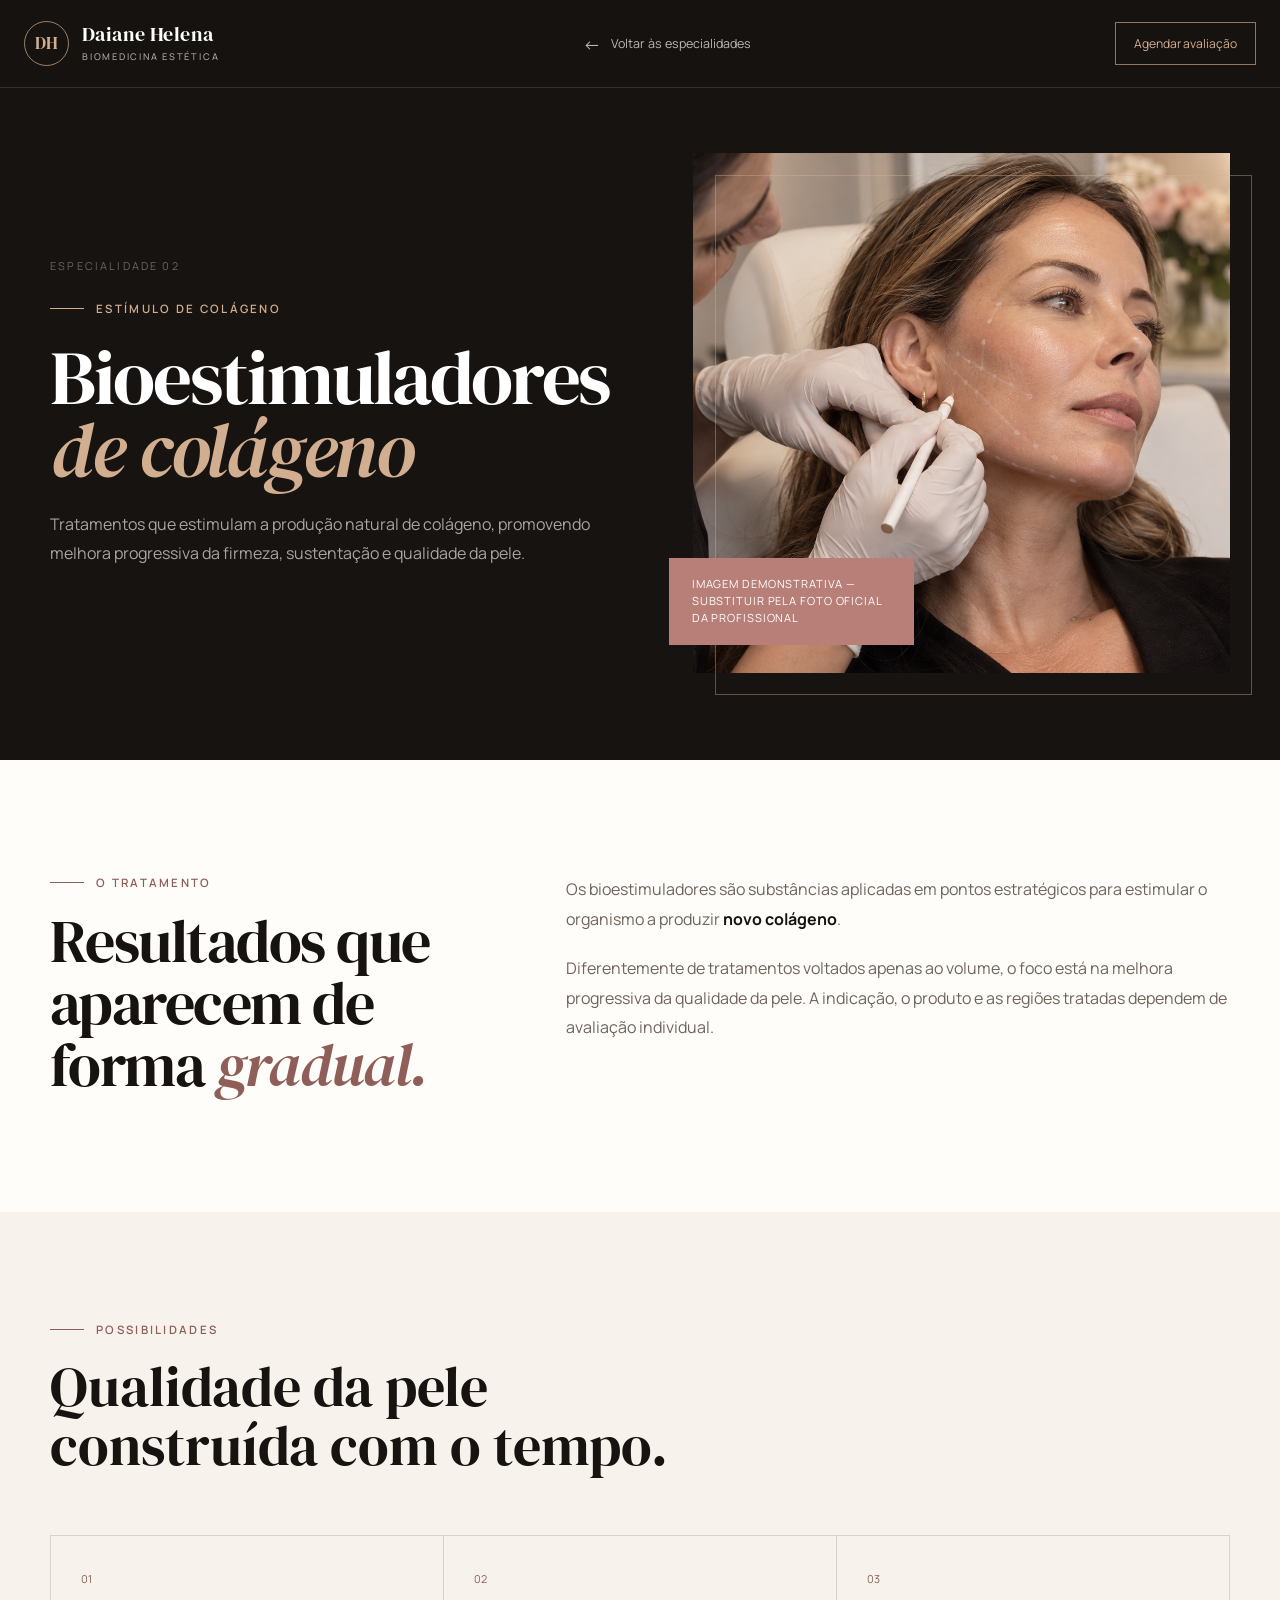
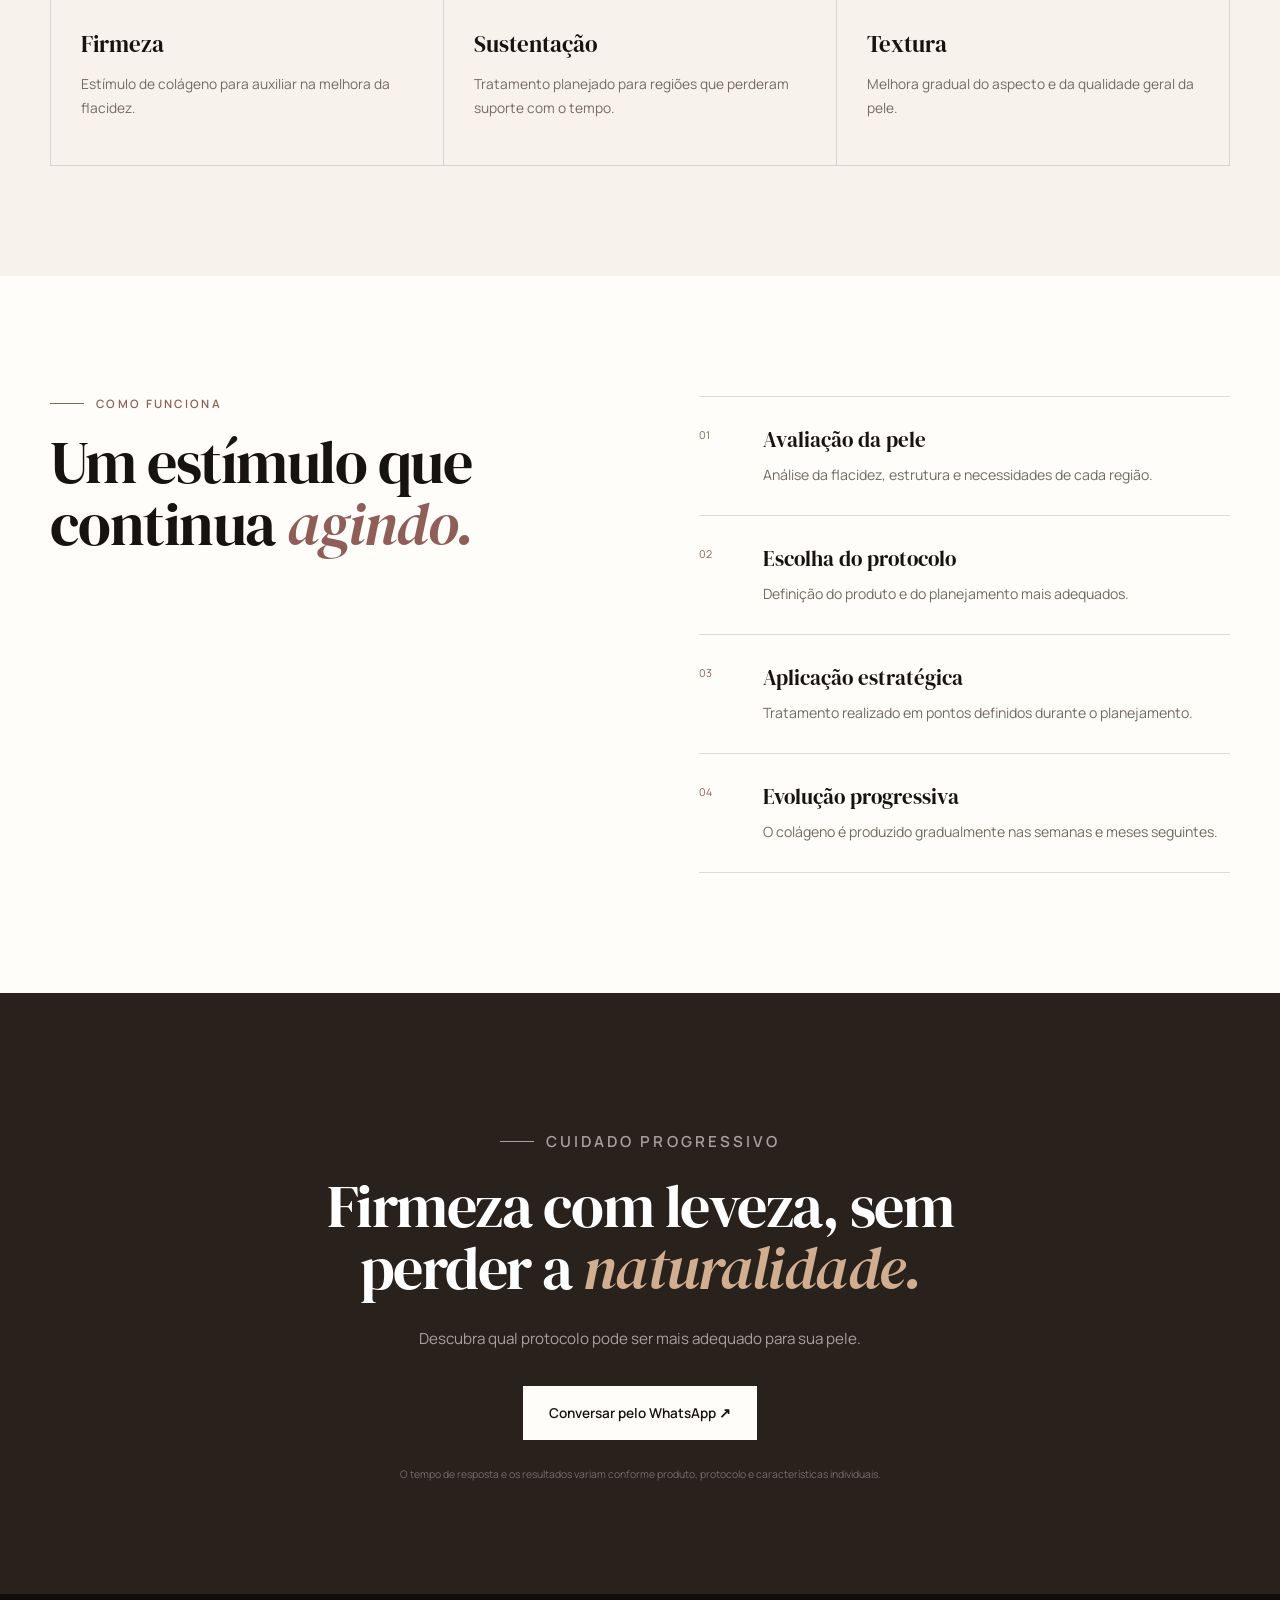
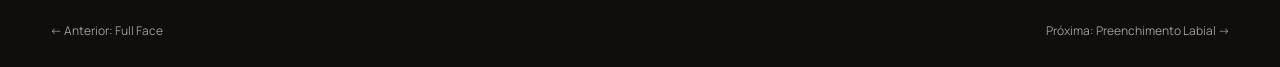
<file: especialidades/bioestimuladores.html>
<!DOCTYPE html>
<html lang="pt-BR">

<head>
  <meta charset="UTF-8">
  <meta name="viewport" content="width=device-width, initial-scale=1.0">
  <meta name="description" content="Bioestimuladores de colágeno para firmeza, sustentação e qualidade da pele.">
  <title>Bioestimuladores | Daiane Helena</title>
  <link rel="preconnect" href="https://fonts.googleapis.com">
  <link rel="preconnect" href="https://fonts.gstatic.com" crossorigin>
  <link href="https://fonts.googleapis.com/css2?family=DM+Serif+Display:ital@0;1&family=Manrope:wght@400;500;600;700&display=swap" rel="stylesheet">
  <link rel="stylesheet" href="../style.css">
  <link rel="stylesheet" href="../especialidade.css">
</head>

<body class="specialty-page">
  <div class="preloader" aria-hidden="true">
    <div class="preloader__mark">DH</div><span></span>
  </div>
  <header class="header specialty-header"><a href="../index.html" class="brand"><span class="brand__monogram">DH</span><span class="brand__text">Daiane Helena<small>Biomedicina Estética</small></span></a><a class="back-home" href="../index.html#tratamentos"><span>←</span> Voltar às especialidades</a><a class="header-contact" href="https://wa.me/5535997666757?text=Olá%2C%20Daiane!%20Gostaria%20de%20saber%20mais%20sobre%20Bioestimuladores." target="_blank" rel="noopener">Agendar avaliação</a></header>
  <main>
    <section class="specialty-hero">
      <div class="specialty-hero__content reveal"><span class="specialty-hero__index">ESPECIALIDADE 02</span>
        <p class="eyebrow eyebrow--light"><span></span> Estímulo de colágeno</p>
        <h1>Bioestimuladores <em>de colágeno</em></h1>
        <p class="specialty-hero__lead">Tratamentos que estimulam a produção natural de colágeno, promovendo melhora progressiva da firmeza, sustentação e qualidade da pele.</p>
      </div>
      <div class="specialty-hero__image reveal reveal--delay"><img src="../assets/bioestimulador-exemplo.png" alt="Exemplo de planejamento para bioestimulador de colágeno"><span class="specialty-hero__label">Imagem demonstrativa — substituir pela foto oficial da profissional</span></div>
    </section>
    <section class="specialty-intro section">
      <div class="reveal">
        <p class="eyebrow"><span></span> O tratamento</p>
        <h2>Resultados que aparecem de forma <em>gradual.</em></h2>
      </div>
      <div class="specialty-intro__text reveal">
        <p>Os bioestimuladores são substâncias aplicadas em pontos estratégicos para estimular o organismo a produzir <strong>novo colágeno</strong>.</p>
        <p>Diferentemente de tratamentos voltados apenas ao volume, o foco está na melhora progressiva da qualidade da pele. A indicação, o produto e as regiões tratadas dependem de avaliação individual.</p>
      </div>
    </section>
    <section class="benefits">
      <div class="benefits__heading reveal">
        <p class="eyebrow"><span></span> Possibilidades</p>
        <h2>Qualidade da pele construída com o tempo.</h2>
      </div>
      <div class="benefits__grid">
        <article class="benefit reveal"><span>01</span>
          <h3>Firmeza</h3>
          <p>Estímulo de colágeno para auxiliar na melhora da flacidez.</p>
        </article>
        <article class="benefit reveal"><span>02</span>
          <h3>Sustentação</h3>
          <p>Tratamento planejado para regiões que perderam suporte com o tempo.</p>
        </article>
        <article class="benefit reveal"><span>03</span>
          <h3>Textura</h3>
          <p>Melhora gradual do aspecto e da qualidade geral da pele.</p>
        </article>
      </div>
    </section>
    <section class="specialty-process section">
      <div class="reveal">
        <p class="eyebrow"><span></span> Como funciona</p>
        <h2>Um estímulo que continua <em>agindo.</em></h2>
      </div>
      <div class="process-list reveal">
        <article class="process-item">
          <h3>Avaliação da pele</h3>
          <p>Análise da flacidez, estrutura e necessidades de cada região.</p>
        </article>
        <article class="process-item">
          <h3>Escolha do protocolo</h3>
          <p>Definição do produto e do planejamento mais adequados.</p>
        </article>
        <article class="process-item">
          <h3>Aplicação estratégica</h3>
          <p>Tratamento realizado em pontos definidos durante o planejamento.</p>
        </article>
        <article class="process-item">
          <h3>Evolução progressiva</h3>
          <p>O colágeno é produzido gradualmente nas semanas e meses seguintes.</p>
        </article>
      </div>
    </section>
    <section class="specialty-care">
      <p class="eyebrow eyebrow--light"><span></span> Cuidado progressivo</p>
      <h2>Firmeza com leveza, sem perder a <em>naturalidade.</em></h2>
      <p>Descubra qual protocolo pode ser mais adequado para sua pele.</p><a class="button button--light" href="https://wa.me/5535997666757?text=Olá%2C%20Daiane!%20Gostaria%20de%20agendar%20uma%20avaliação%20para%20Bioestimuladores." target="_blank" rel="noopener">Conversar pelo WhatsApp ↗</a>
      <p class="specialty-disclaimer">O tempo de resposta e os resultados variam conforme produto, protocolo e características individuais.</p>
    </section>
    <nav class="specialty-nav"><a href="full-face.html">← Anterior: Full Face</a><a href="preenchimento-labial.html">Próxima: Preenchimento Labial →</a></nav>
  </main>
  <script src="../especialidade.js"></script>
</body>

</html>
</file>
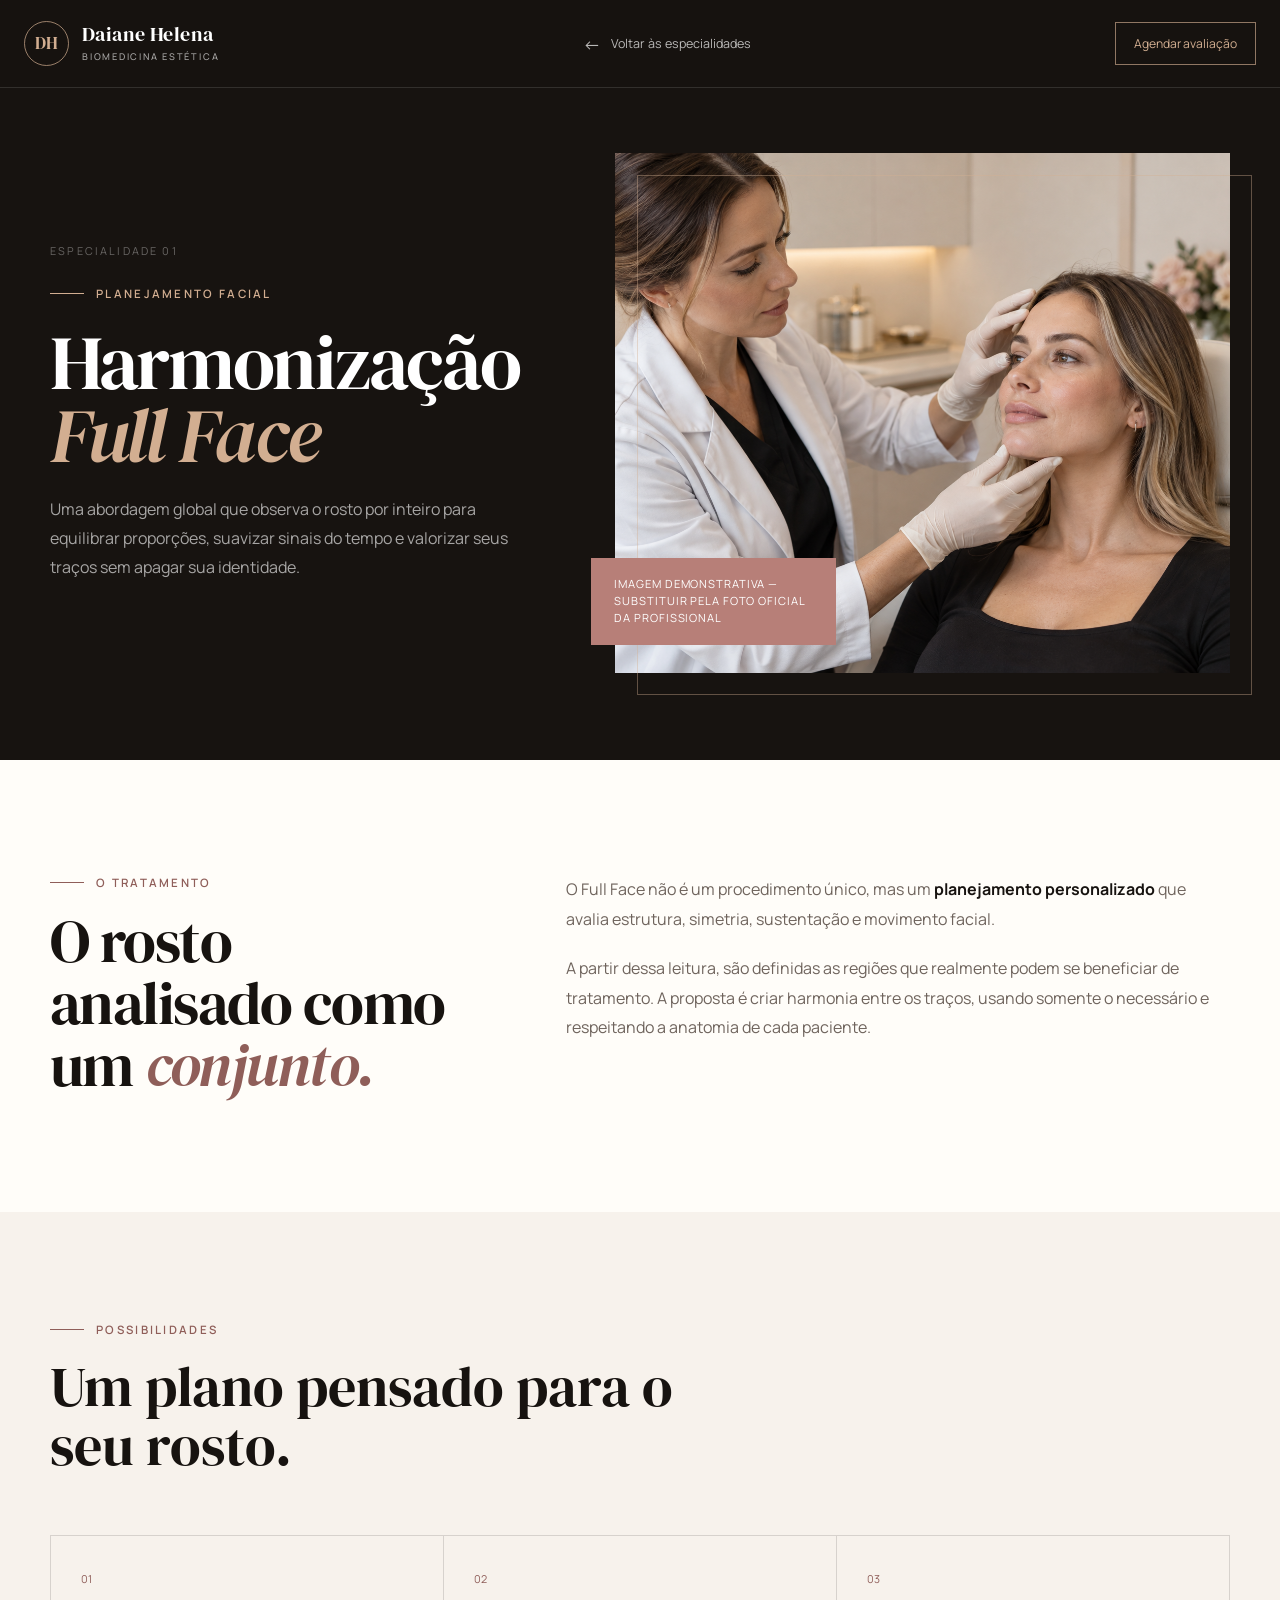
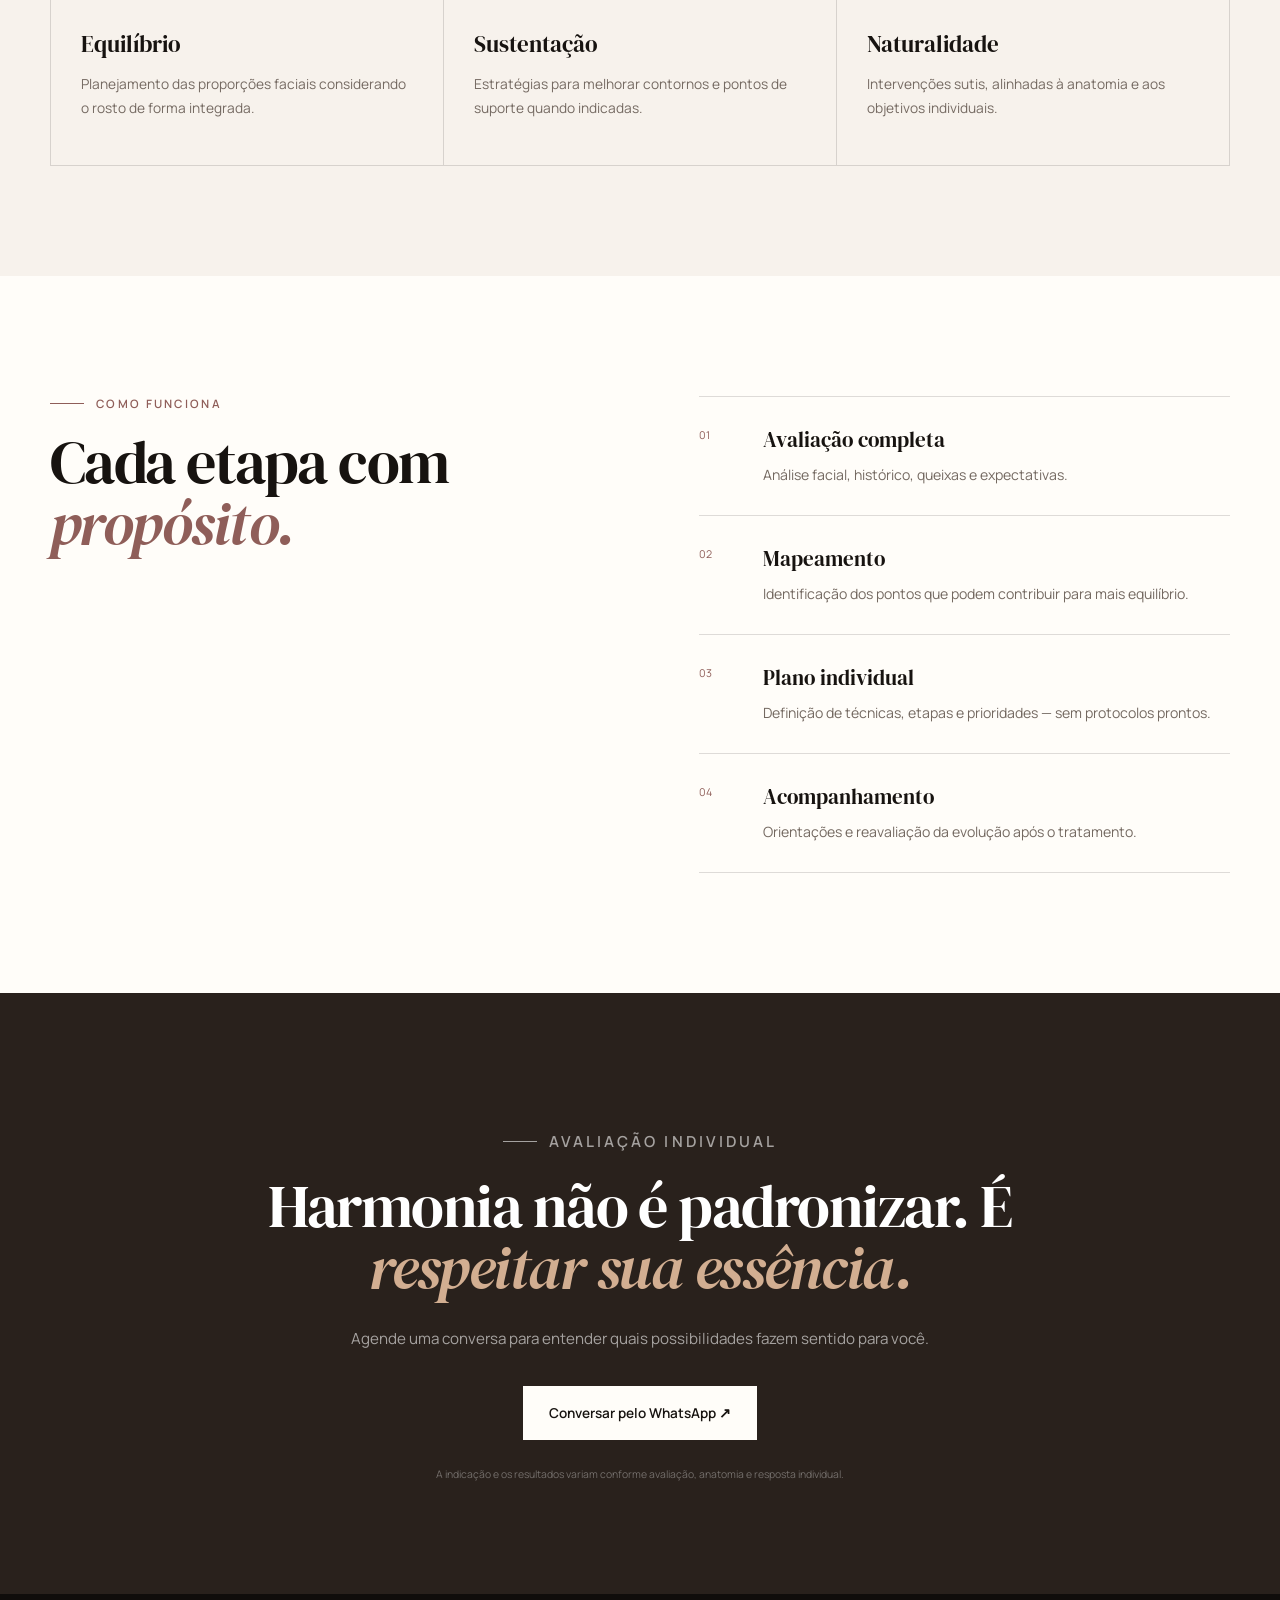
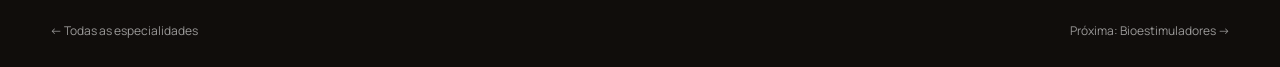
<file: especialidades/full-face.html>
<!DOCTYPE html>
<html lang="pt-BR">

<head>
  <meta charset="UTF-8">
  <meta name="viewport" content="width=device-width, initial-scale=1.0">
  <meta name="description" content="Harmonização Full Face com planejamento individualizado e foco em equilíbrio e naturalidade.">
  <title>Harmonização Full Face | Daiane Helena</title>
  <link rel="preconnect" href="https://fonts.googleapis.com">
  <link rel="preconnect" href="https://fonts.gstatic.com" crossorigin>
  <link href="https://fonts.googleapis.com/css2?family=DM+Serif+Display:ital@0;1&family=Manrope:wght@400;500;600;700&display=swap" rel="stylesheet">
  <link rel="stylesheet" href="../style.css">
  <link rel="stylesheet" href="../especialidade.css">
</head>

<body class="specialty-page">
  <div class="preloader" aria-hidden="true">
    <div class="preloader__mark">DH</div><span></span>
  </div>
  <header class="header specialty-header">
    <a href="../index.html" class="brand"><span class="brand__monogram">DH</span><span class="brand__text">Daiane Helena<small>Biomedicina Estética</small></span></a>
    <a class="back-home" href="../index.html#tratamentos"><span>←</span> Voltar às especialidades</a>
    <a class="header-contact" href="https://wa.me/5535997666757?text=Olá%2C%20Daiane!%20Gostaria%20de%20saber%20mais%20sobre%20Full%20Face." target="_blank" rel="noopener">Agendar avaliação</a>
  </header>
  <main>
    <section class="specialty-hero">
      <div class="specialty-hero__content reveal"><span class="specialty-hero__index">ESPECIALIDADE 01</span>
        <p class="eyebrow eyebrow--light"><span></span> Planejamento facial</p>
        <h1>Harmonização <em>Full Face</em></h1>
        <p class="specialty-hero__lead">Uma abordagem global que observa o rosto por inteiro para equilibrar proporções, suavizar sinais do tempo e valorizar seus traços sem apagar sua identidade.</p>
      </div>
      <div class="specialty-hero__image reveal reveal--delay"><img src="../assets/full-face-exemplo.png" alt="Exemplo de avaliação facial para harmonização Full Face"><span class="specialty-hero__label">Imagem demonstrativa — substituir pela foto oficial da profissional</span></div>
    </section>
    <section class="specialty-intro section">
      <div class="reveal">
        <p class="eyebrow"><span></span> O tratamento</p>
        <h2>O rosto analisado como um <em>conjunto.</em></h2>
      </div>
      <div class="specialty-intro__text reveal">
        <p>O Full Face não é um procedimento único, mas um <strong>planejamento personalizado</strong> que avalia estrutura, simetria, sustentação e movimento facial.</p>
        <p>A partir dessa leitura, são definidas as regiões que realmente podem se beneficiar de tratamento. A proposta é criar harmonia entre os traços, usando somente o necessário e respeitando a anatomia de cada paciente.</p>
      </div>
    </section>
    <section class="benefits">
      <div class="benefits__heading reveal">
        <p class="eyebrow"><span></span> Possibilidades</p>
        <h2>Um plano pensado para o seu rosto.</h2>
      </div>
      <div class="benefits__grid">
        <article class="benefit reveal"><span>01</span>
          <h3>Equilíbrio</h3>
          <p>Planejamento das proporções faciais considerando o rosto de forma integrada.</p>
        </article>
        <article class="benefit reveal"><span>02</span>
          <h3>Sustentação</h3>
          <p>Estratégias para melhorar contornos e pontos de suporte quando indicadas.</p>
        </article>
        <article class="benefit reveal"><span>03</span>
          <h3>Naturalidade</h3>
          <p>Intervenções sutis, alinhadas à anatomia e aos objetivos individuais.</p>
        </article>
      </div>
    </section>
    <section class="specialty-process section">
      <div class="reveal">
        <p class="eyebrow"><span></span> Como funciona</p>
        <h2>Cada etapa com <em>propósito.</em></h2>
      </div>
      <div class="process-list reveal">
        <article class="process-item">
          <h3>Avaliação completa</h3>
          <p>Análise facial, histórico, queixas e expectativas.</p>
        </article>
        <article class="process-item">
          <h3>Mapeamento</h3>
          <p>Identificação dos pontos que podem contribuir para mais equilíbrio.</p>
        </article>
        <article class="process-item">
          <h3>Plano individual</h3>
          <p>Definição de técnicas, etapas e prioridades — sem protocolos prontos.</p>
        </article>
        <article class="process-item">
          <h3>Acompanhamento</h3>
          <p>Orientações e reavaliação da evolução após o tratamento.</p>
        </article>
      </div>
    </section>
    <section class="specialty-care">
      <p class="eyebrow eyebrow--light"><span></span> Avaliação individual</p>
      <h2>Harmonia não é padronizar. É <em>respeitar sua essência.</em></h2>
      <p>Agende uma conversa para entender quais possibilidades fazem sentido para você.</p><a class="button button--light" href="https://wa.me/5535997666757?text=Olá%2C%20Daiane!%20Gostaria%20de%20agendar%20uma%20avaliação%20para%20Full%20Face." target="_blank" rel="noopener">Conversar pelo WhatsApp ↗</a>
      <p class="specialty-disclaimer">A indicação e os resultados variam conforme avaliação, anatomia e resposta individual.</p>
    </section>
    <nav class="specialty-nav"><a href="../index.html#tratamentos">← Todas as especialidades</a><a href="bioestimuladores.html">Próxima: Bioestimuladores →</a></nav>
  </main>
  <script src="../especialidade.js"></script>
</body>

</html>
</file>
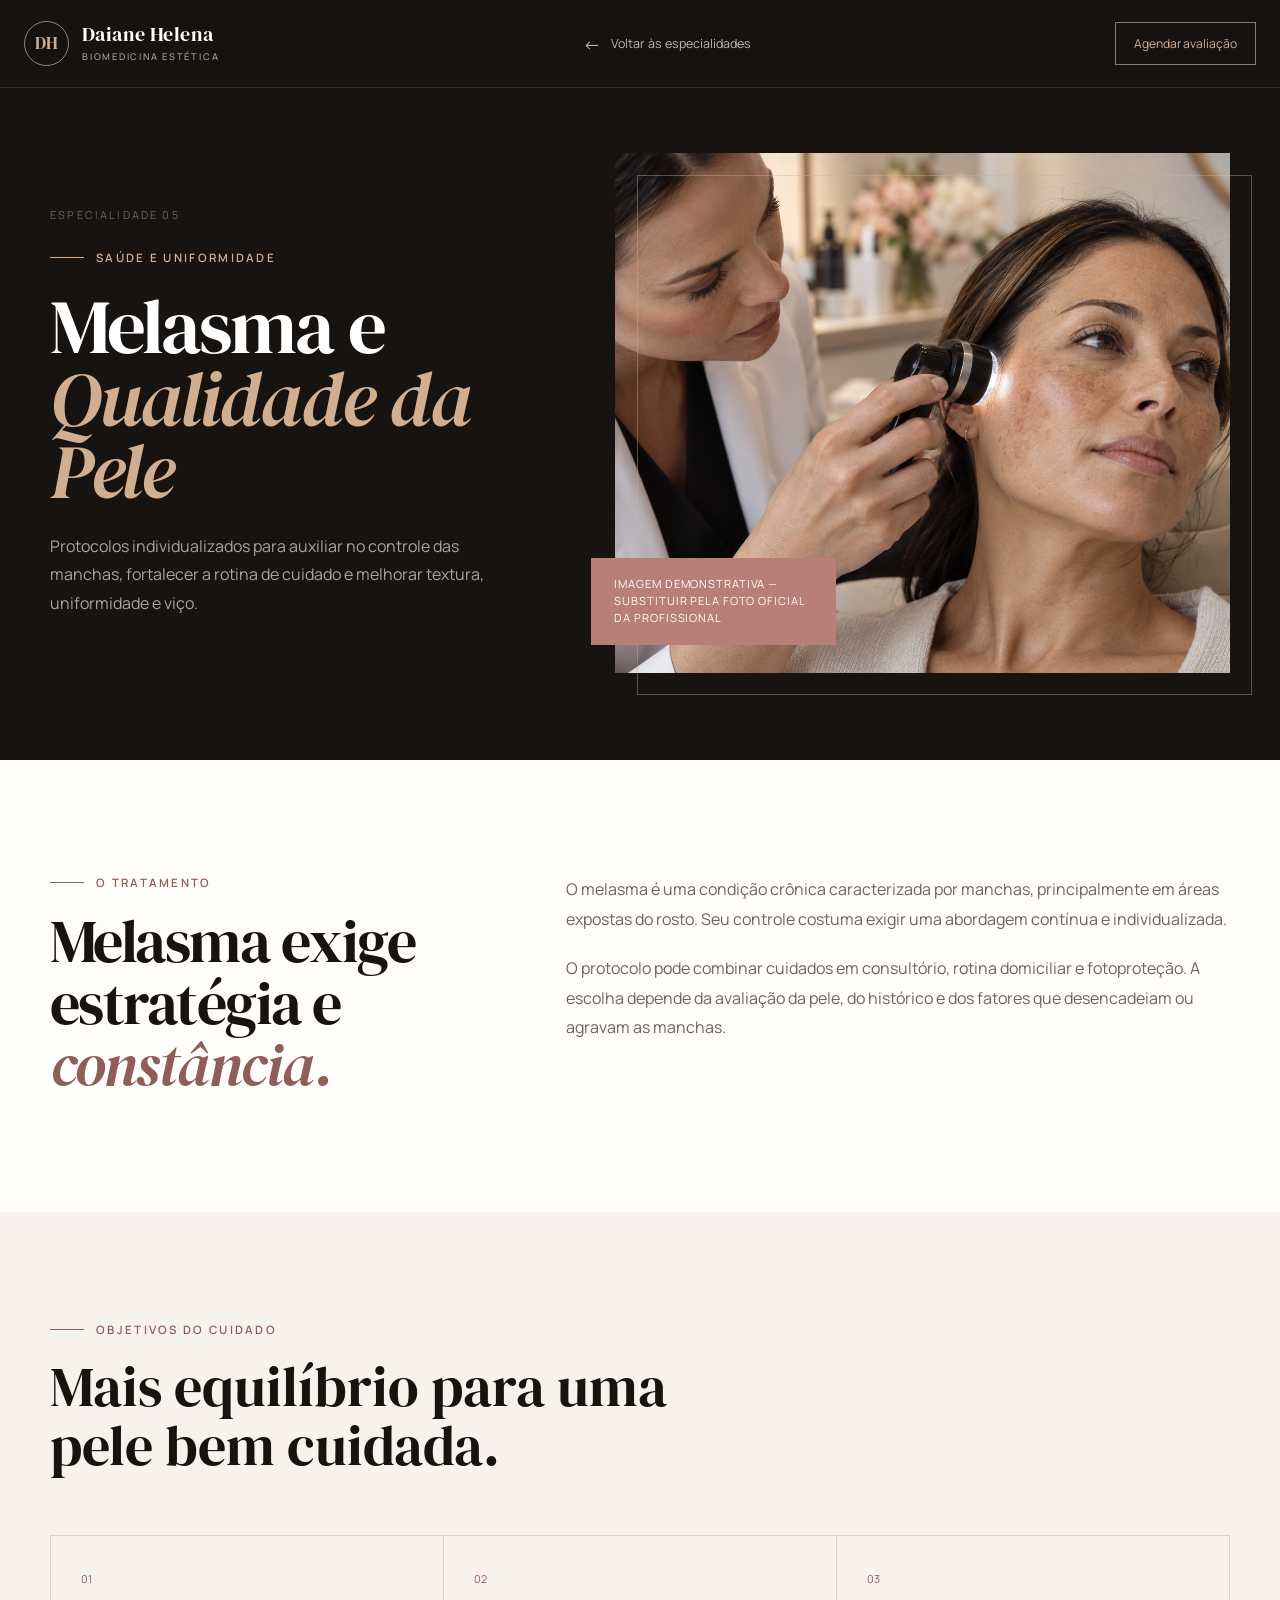
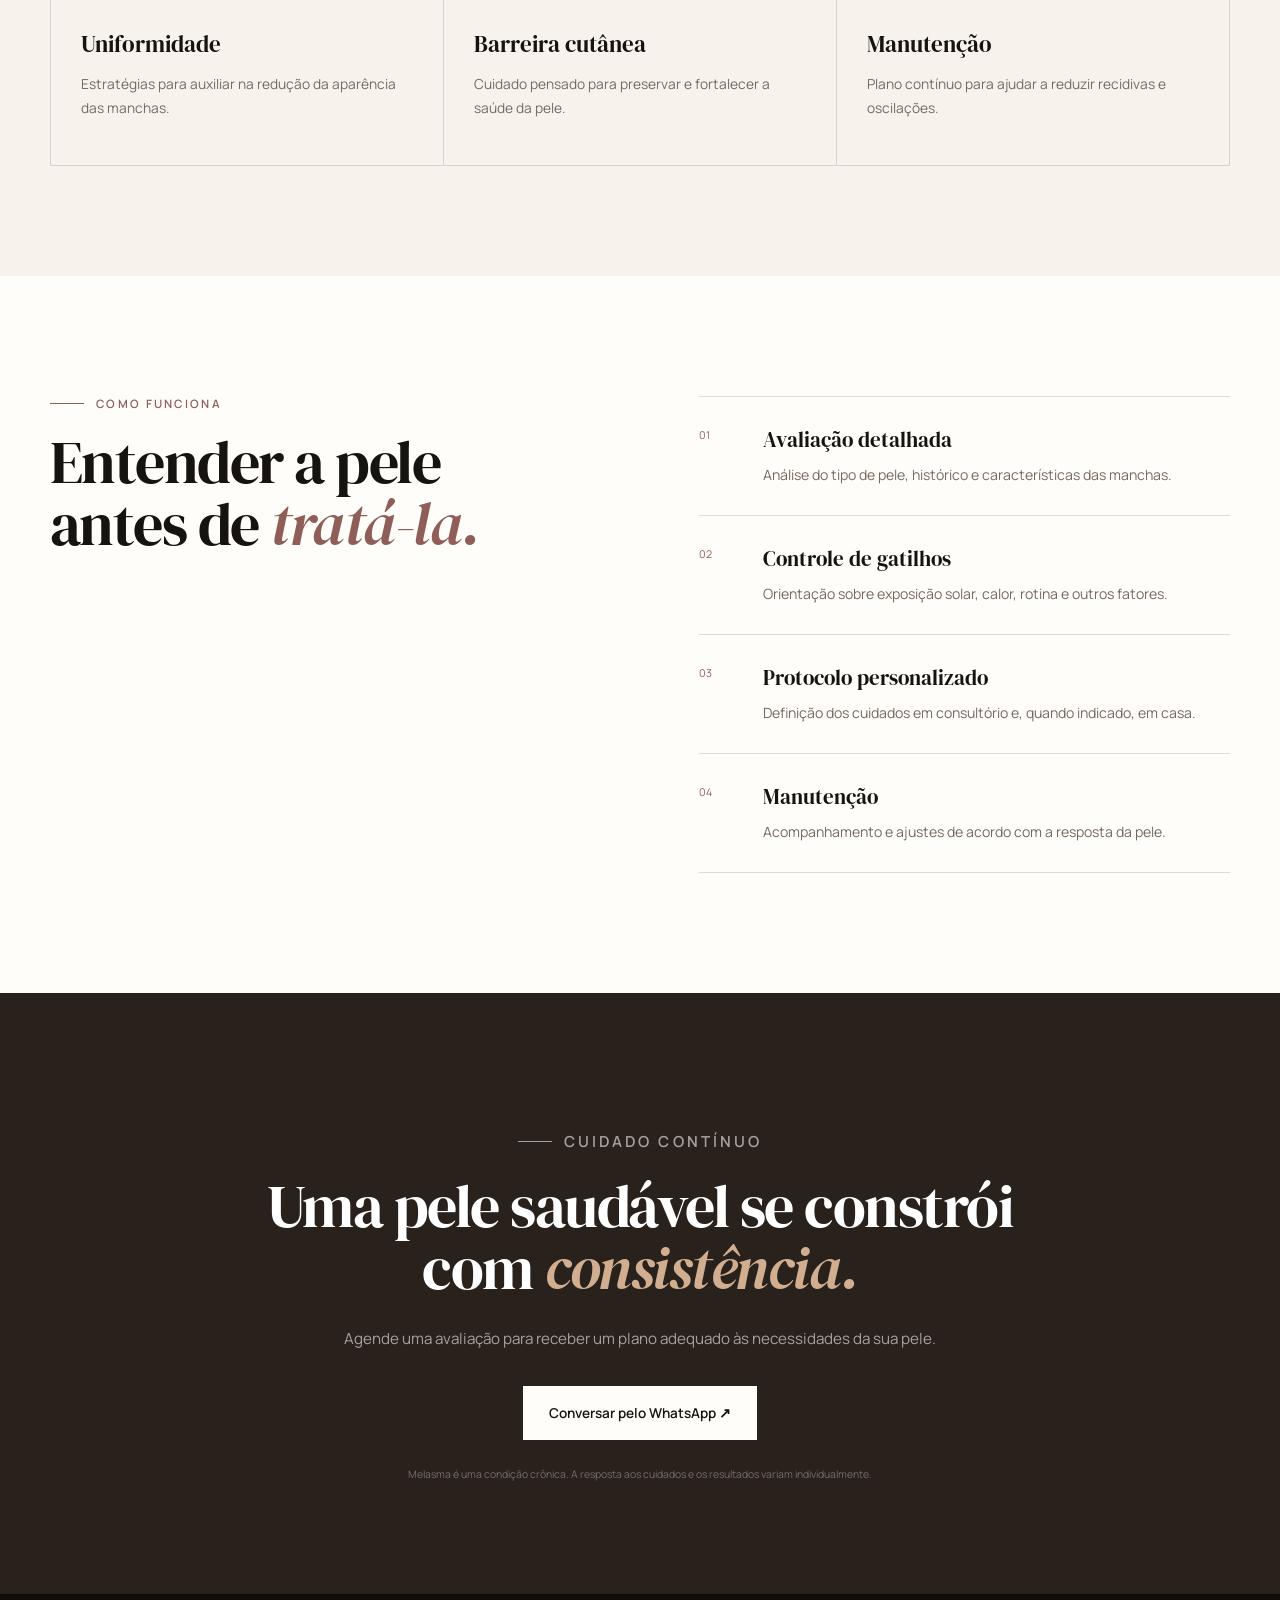
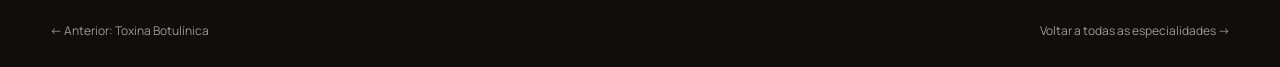
<file: especialidades/melasma.html>
<!DOCTYPE html>
<html lang="pt-BR">

<head>
  <meta charset="UTF-8">
  <meta name="viewport" content="width=device-width, initial-scale=1.0">
  <meta name="description" content="Protocolos individualizados para melasma, uniformidade e qualidade da pele.">
  <title>Melasma e Qualidade da Pele | Daiane Helena</title>
  <link rel="preconnect" href="https://fonts.googleapis.com">
  <link rel="preconnect" href="https://fonts.gstatic.com" crossorigin>
  <link href="https://fonts.googleapis.com/css2?family=DM+Serif+Display:ital@0;1&family=Manrope:wght@400;500;600;700&display=swap" rel="stylesheet">
  <link rel="stylesheet" href="../style.css">
  <link rel="stylesheet" href="../especialidade.css">
</head>

<body class="specialty-page">
  <div class="preloader" aria-hidden="true">
    <div class="preloader__mark">DH</div><span></span>
  </div>
  <header class="header specialty-header"><a href="../index.html" class="brand"><span class="brand__monogram">DH</span><span class="brand__text">Daiane Helena<small>Biomedicina Estética</small></span></a><a class="back-home" href="../index.html#tratamentos"><span>←</span> Voltar às especialidades</a><a class="header-contact" href="https://wa.me/5535997666757?text=Olá%2C%20Daiane!%20Gostaria%20de%20saber%20mais%20sobre%20Melasma." target="_blank" rel="noopener">Agendar avaliação</a></header>
  <main>
    <section class="specialty-hero">
      <div class="specialty-hero__content reveal"><span class="specialty-hero__index">ESPECIALIDADE 05</span>
        <p class="eyebrow eyebrow--light"><span></span> Saúde e uniformidade</p>
        <h1>Melasma e <em>Qualidade da Pele</em></h1>
        <p class="specialty-hero__lead">Protocolos individualizados para auxiliar no controle das manchas, fortalecer a rotina de cuidado e melhorar textura, uniformidade e viço.</p>
      </div>
      <div class="specialty-hero__image reveal reveal--delay"><img src="../assets/melasma-exemplo.png" alt="Exemplo de avaliação de pele com melasma"><span class="specialty-hero__label">Imagem demonstrativa — substituir pela foto oficial da profissional</span></div>
    </section>
    <section class="specialty-intro section">
      <div class="reveal">
        <p class="eyebrow"><span></span> O tratamento</p>
        <h2>Melasma exige estratégia e <em>constância.</em></h2>
      </div>
      <div class="specialty-intro__text reveal">
        <p>O melasma é uma condição crônica caracterizada por manchas, principalmente em áreas expostas do rosto. Seu controle costuma exigir uma abordagem contínua e individualizada.</p>
        <p>O protocolo pode combinar cuidados em consultório, rotina domiciliar e fotoproteção. A escolha depende da avaliação da pele, do histórico e dos fatores que desencadeiam ou agravam as manchas.</p>
      </div>
    </section>
    <section class="benefits">
      <div class="benefits__heading reveal">
        <p class="eyebrow"><span></span> Objetivos do cuidado</p>
        <h2>Mais equilíbrio para uma pele bem cuidada.</h2>
      </div>
      <div class="benefits__grid">
        <article class="benefit reveal"><span>01</span>
          <h3>Uniformidade</h3>
          <p>Estratégias para auxiliar na redução da aparência das manchas.</p>
        </article>
        <article class="benefit reveal"><span>02</span>
          <h3>Barreira cutânea</h3>
          <p>Cuidado pensado para preservar e fortalecer a saúde da pele.</p>
        </article>
        <article class="benefit reveal"><span>03</span>
          <h3>Manutenção</h3>
          <p>Plano contínuo para ajudar a reduzir recidivas e oscilações.</p>
        </article>
      </div>
    </section>
    <section class="specialty-process section">
      <div class="reveal">
        <p class="eyebrow"><span></span> Como funciona</p>
        <h2>Entender a pele antes de <em>tratá-la.</em></h2>
      </div>
      <div class="process-list reveal">
        <article class="process-item">
          <h3>Avaliação detalhada</h3>
          <p>Análise do tipo de pele, histórico e características das manchas.</p>
        </article>
        <article class="process-item">
          <h3>Controle de gatilhos</h3>
          <p>Orientação sobre exposição solar, calor, rotina e outros fatores.</p>
        </article>
        <article class="process-item">
          <h3>Protocolo personalizado</h3>
          <p>Definição dos cuidados em consultório e, quando indicado, em casa.</p>
        </article>
        <article class="process-item">
          <h3>Manutenção</h3>
          <p>Acompanhamento e ajustes de acordo com a resposta da pele.</p>
        </article>
      </div>
    </section>
    <section class="specialty-care">
      <p class="eyebrow eyebrow--light"><span></span> Cuidado contínuo</p>
      <h2>Uma pele saudável se constrói com <em>consistência.</em></h2>
      <p>Agende uma avaliação para receber um plano adequado às necessidades da sua pele.</p><a class="button button--light" href="https://wa.me/5535997666757?text=Olá%2C%20Daiane!%20Gostaria%20de%20agendar%20uma%20avaliação%20para%20Melasma." target="_blank" rel="noopener">Conversar pelo WhatsApp ↗</a>
      <p class="specialty-disclaimer">Melasma é uma condição crônica. A resposta aos cuidados e os resultados variam individualmente.</p>
    </section>
    <nav class="specialty-nav"><a href="toxina-botulinica.html">← Anterior: Toxina Botulínica</a><a href="../index.html#tratamentos">Voltar a todas as especialidades →</a></nav>
  </main>
  <script src="../especialidade.js"></script>
</body>

</html>
</file>
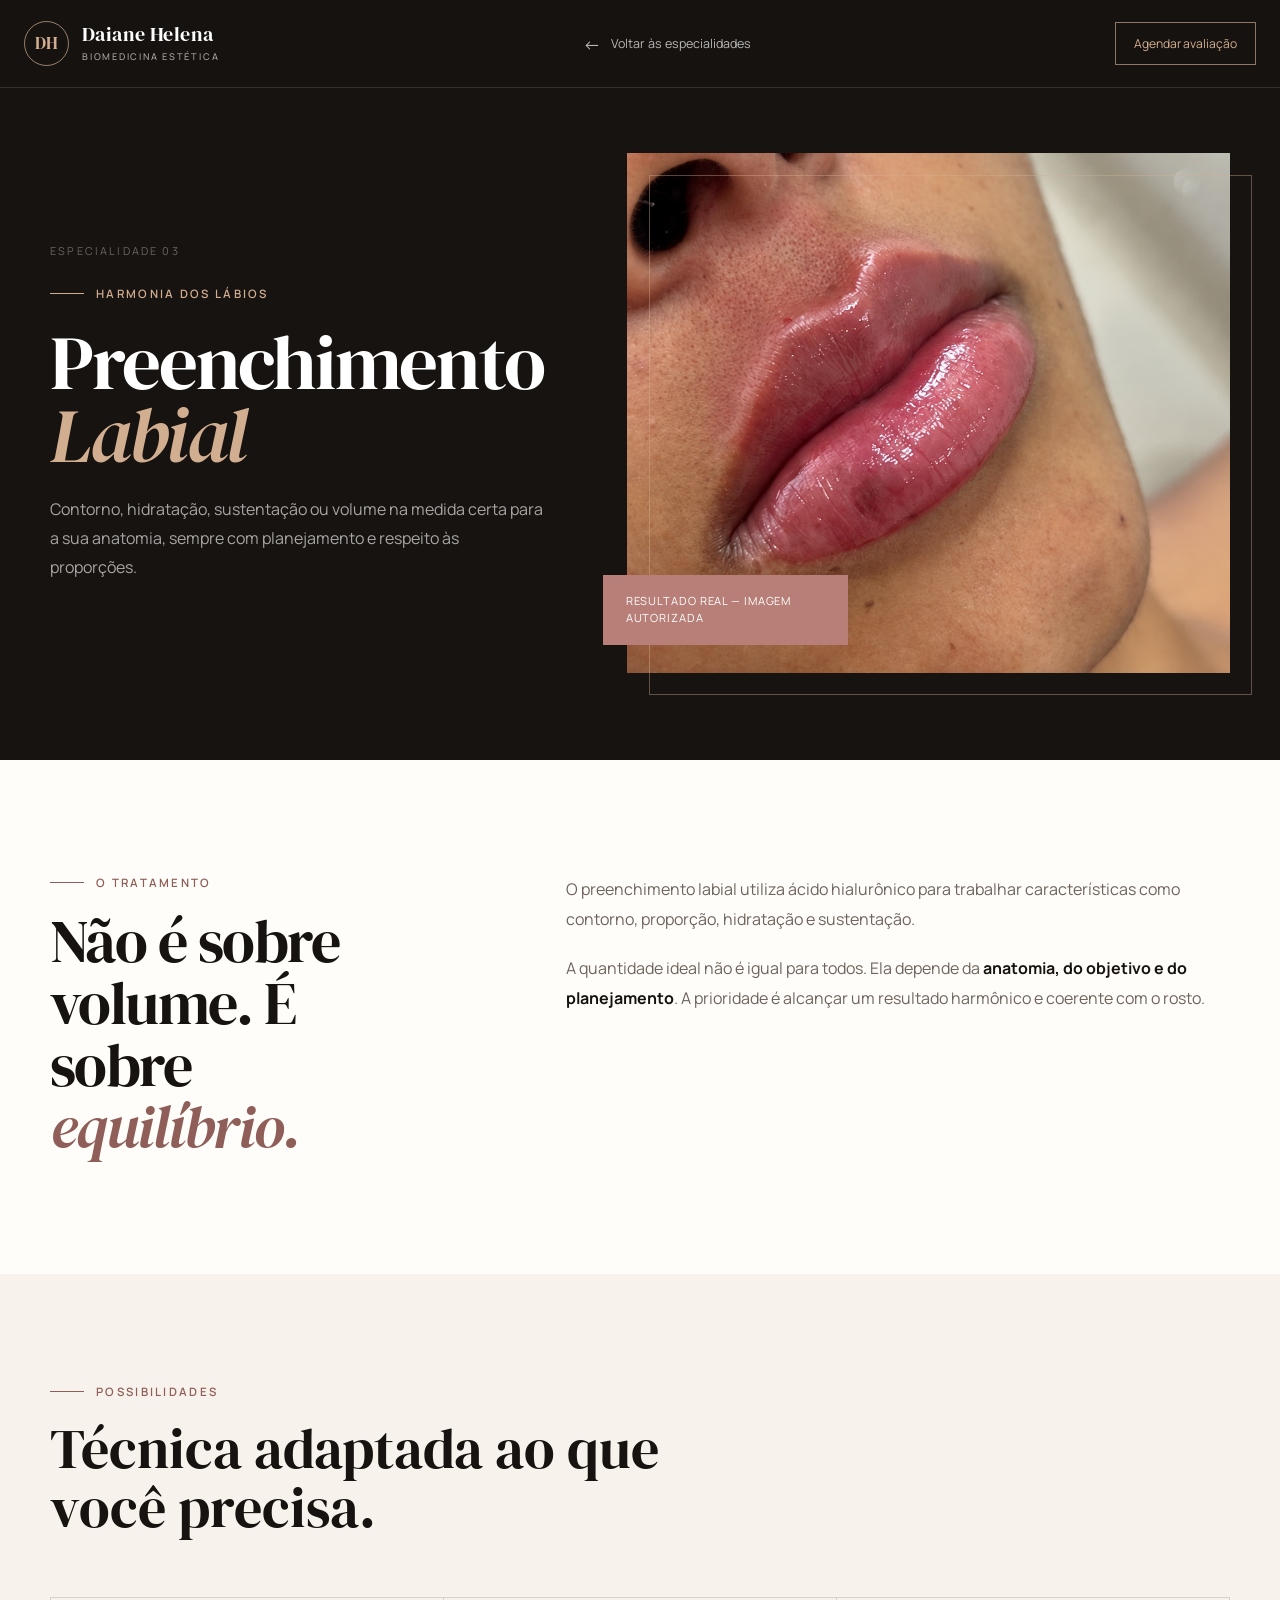
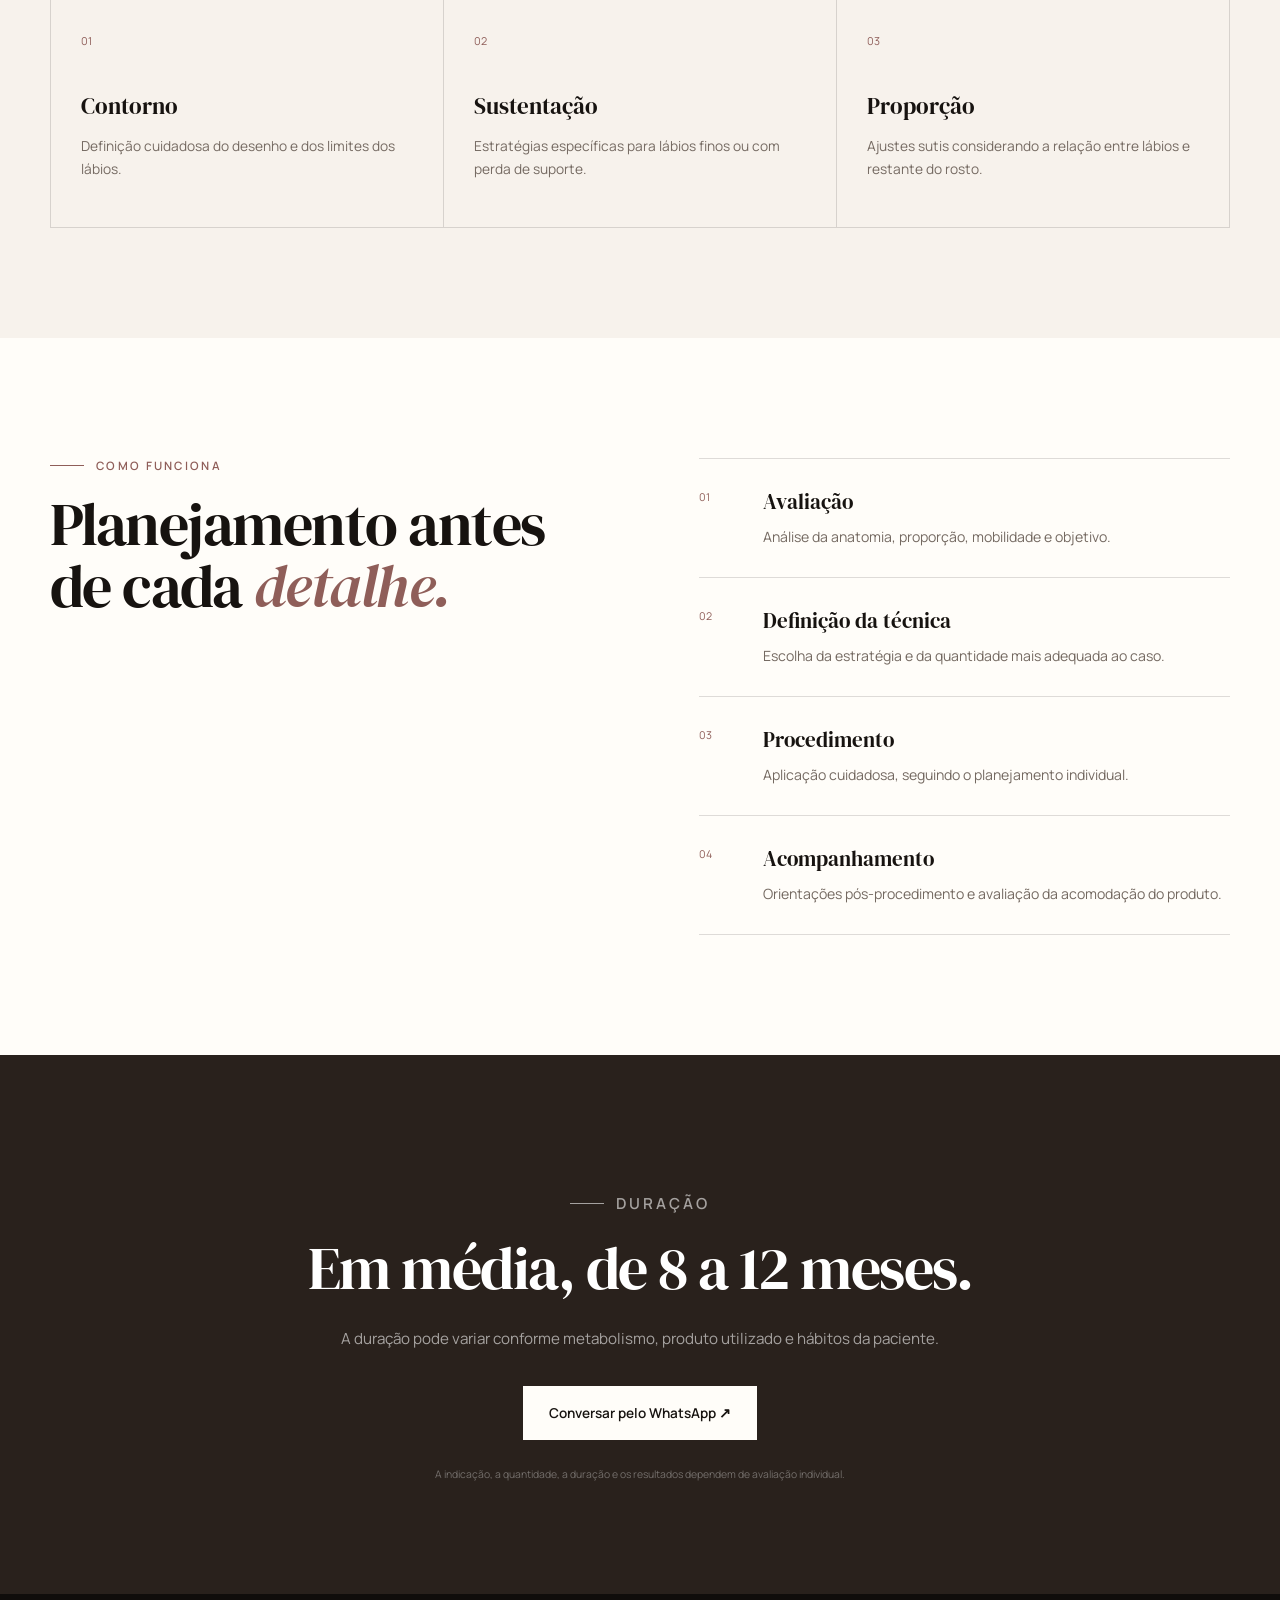
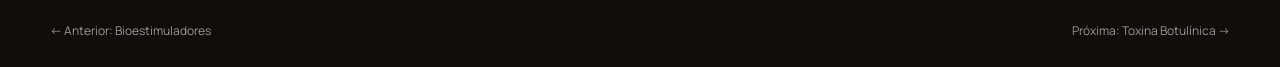
<file: especialidades/preenchimento-labial.html>
<!DOCTYPE html>
<html lang="pt-BR">

<head>
  <meta charset="UTF-8">
  <meta name="viewport" content="width=device-width, initial-scale=1.0">
  <meta name="description" content="Preenchimento labial com planejamento personalizado, contorno, hidratação e naturalidade.">
  <title>Preenchimento Labial | Daiane Helena</title>
  <link rel="preconnect" href="https://fonts.googleapis.com">
  <link rel="preconnect" href="https://fonts.gstatic.com" crossorigin>
  <link href="https://fonts.googleapis.com/css2?family=DM+Serif+Display:ital@0;1&family=Manrope:wght@400;500;600;700&display=swap" rel="stylesheet">
  <link rel="stylesheet" href="../style.css">
  <link rel="stylesheet" href="../especialidade.css">
</head>

<body class="specialty-page">
  <div class="preloader" aria-hidden="true">
    <div class="preloader__mark">DH</div><span></span>
  </div>
  <header class="header specialty-header"><a href="../index.html" class="brand"><span class="brand__monogram">DH</span><span class="brand__text">Daiane Helena<small>Biomedicina Estética</small></span></a><a class="back-home" href="../index.html#tratamentos"><span>←</span> Voltar às especialidades</a><a class="header-contact" href="https://wa.me/5535997666757?text=Olá%2C%20Daiane!%20Gostaria%20de%20saber%20mais%20sobre%20Preenchimento%20Labial." target="_blank" rel="noopener">Agendar avaliação</a></header>
  <main>
    <section class="specialty-hero">
      <div class="specialty-hero__content reveal"><span class="specialty-hero__index">ESPECIALIDADE 03</span>
        <p class="eyebrow eyebrow--light"><span></span> Harmonia dos lábios</p>
        <h1>Preenchimento <em>Labial</em></h1>
        <p class="specialty-hero__lead">Contorno, hidratação, sustentação ou volume na medida certa para a sua anatomia, sempre com planejamento e respeito às proporções.</p>
      </div>
      <div class="specialty-hero__image reveal reveal--delay"><img src="../assets/resultado-labial-01.png" alt="Resultado real de preenchimento labial"><span class="specialty-hero__label">Resultado real — imagem autorizada</span></div>
    </section>
    <section class="specialty-intro section">
      <div class="reveal">
        <p class="eyebrow"><span></span> O tratamento</p>
        <h2>Não é sobre volume. É sobre <em>equilíbrio.</em></h2>
      </div>
      <div class="specialty-intro__text reveal">
        <p>O preenchimento labial utiliza ácido hialurônico para trabalhar características como contorno, proporção, hidratação e sustentação.</p>
        <p>A quantidade ideal não é igual para todos. Ela depende da <strong>anatomia, do objetivo e do planejamento</strong>. A prioridade é alcançar um resultado harmônico e coerente com o rosto.</p>
      </div>
    </section>
    <section class="benefits">
      <div class="benefits__heading reveal">
        <p class="eyebrow"><span></span> Possibilidades</p>
        <h2>Técnica adaptada ao que você precisa.</h2>
      </div>
      <div class="benefits__grid">
        <article class="benefit reveal"><span>01</span>
          <h3>Contorno</h3>
          <p>Definição cuidadosa do desenho e dos limites dos lábios.</p>
        </article>
        <article class="benefit reveal"><span>02</span>
          <h3>Sustentação</h3>
          <p>Estratégias específicas para lábios finos ou com perda de suporte.</p>
        </article>
        <article class="benefit reveal"><span>03</span>
          <h3>Proporção</h3>
          <p>Ajustes sutis considerando a relação entre lábios e restante do rosto.</p>
        </article>
      </div>
    </section>
    <section class="specialty-process section">
      <div class="reveal">
        <p class="eyebrow"><span></span> Como funciona</p>
        <h2>Planejamento antes de cada <em>detalhe.</em></h2>
      </div>
      <div class="process-list reveal">
        <article class="process-item">
          <h3>Avaliação</h3>
          <p>Análise da anatomia, proporção, mobilidade e objetivo.</p>
        </article>
        <article class="process-item">
          <h3>Definição da técnica</h3>
          <p>Escolha da estratégia e da quantidade mais adequada ao caso.</p>
        </article>
        <article class="process-item">
          <h3>Procedimento</h3>
          <p>Aplicação cuidadosa, seguindo o planejamento individual.</p>
        </article>
        <article class="process-item">
          <h3>Acompanhamento</h3>
          <p>Orientações pós-procedimento e avaliação da acomodação do produto.</p>
        </article>
      </div>
    </section>
    <section class="specialty-care">
      <p class="eyebrow eyebrow--light"><span></span> Duração</p>
      <h2>Em média, de 8 a 12 meses.</h2>
      <p>A duração pode variar conforme metabolismo, produto utilizado e hábitos da paciente.</p><a class="button button--light" href="https://wa.me/5535997666757?text=Olá%2C%20Daiane!%20Gostaria%20de%20agendar%20uma%20avaliação%20para%20Preenchimento%20Labial." target="_blank" rel="noopener">Conversar pelo WhatsApp ↗</a>
      <p class="specialty-disclaimer">A indicação, a quantidade, a duração e os resultados dependem de avaliação individual.</p>
    </section>
    <nav class="specialty-nav"><a href="bioestimuladores.html">← Anterior: Bioestimuladores</a><a href="toxina-botulinica.html">Próxima: Toxina Botulínica →</a></nav>
  </main>
  <script src="../especialidade.js"></script>
</body>

</html>
</file>
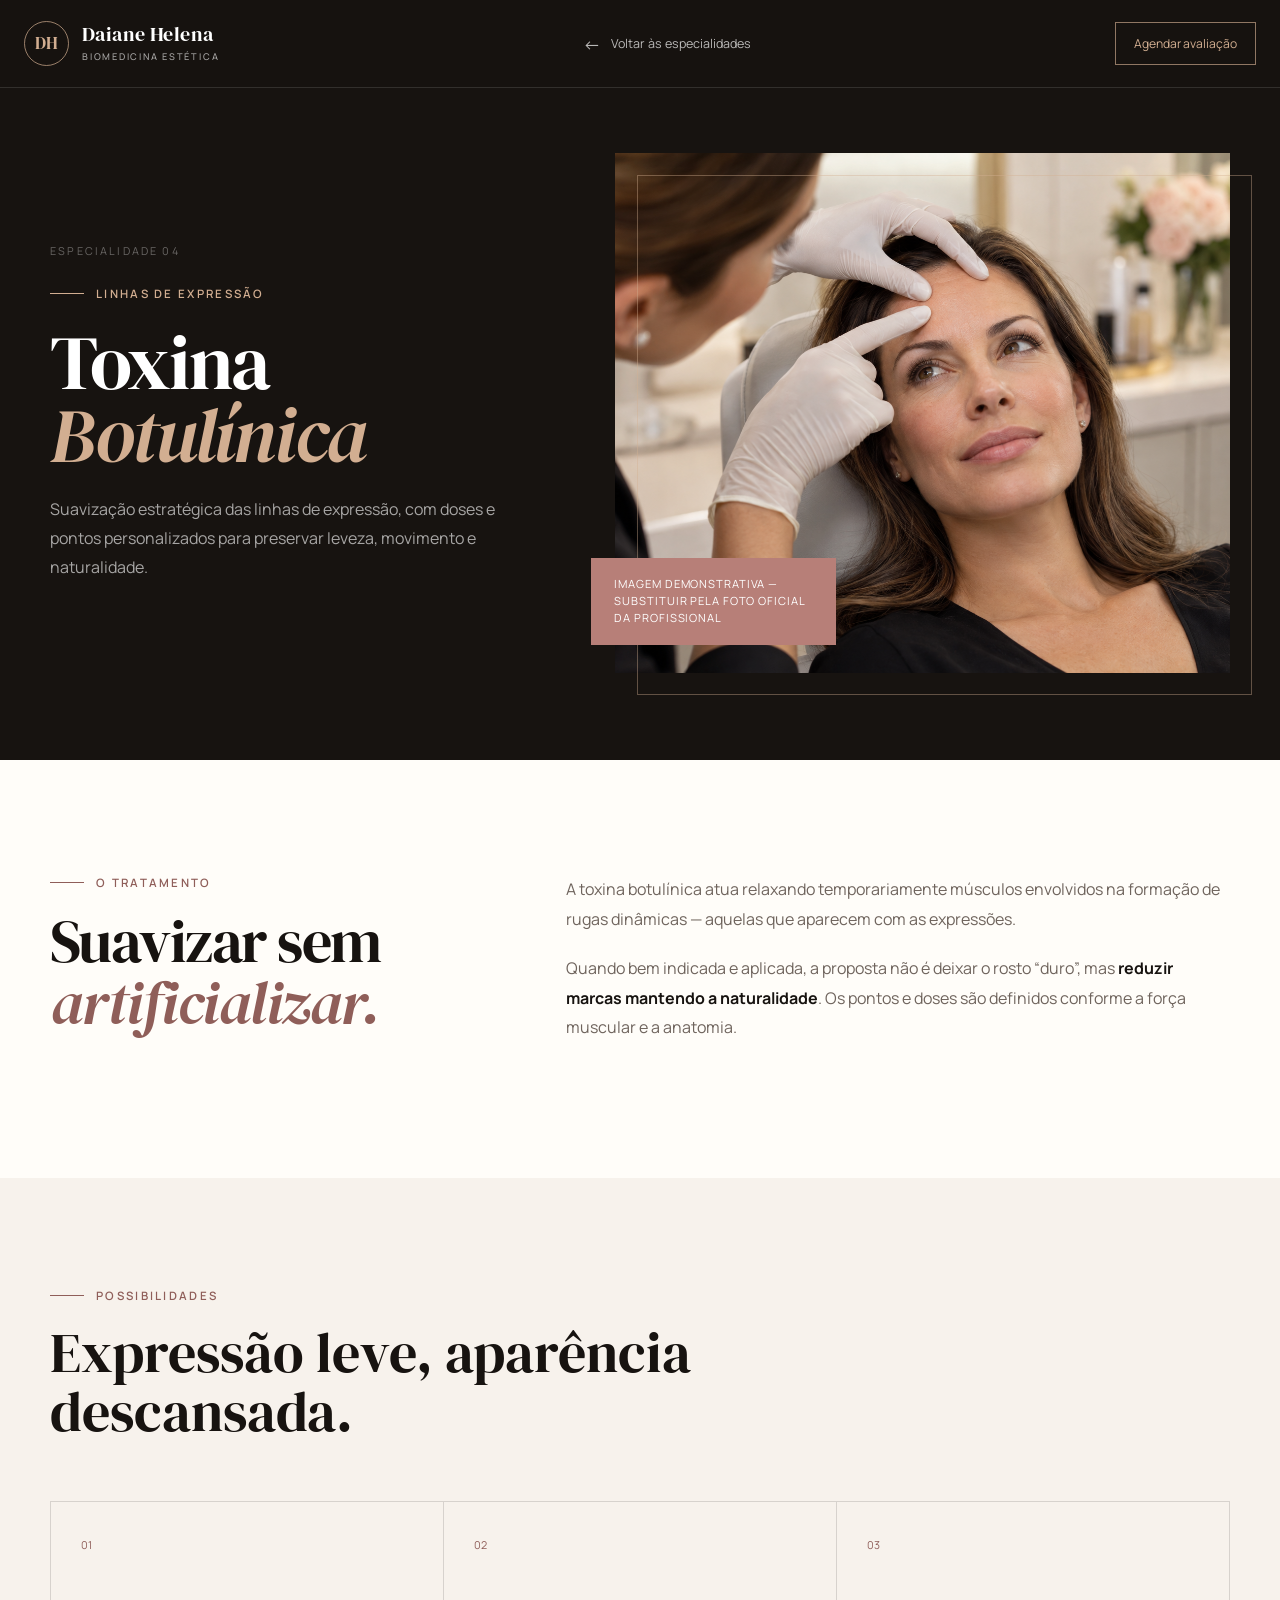
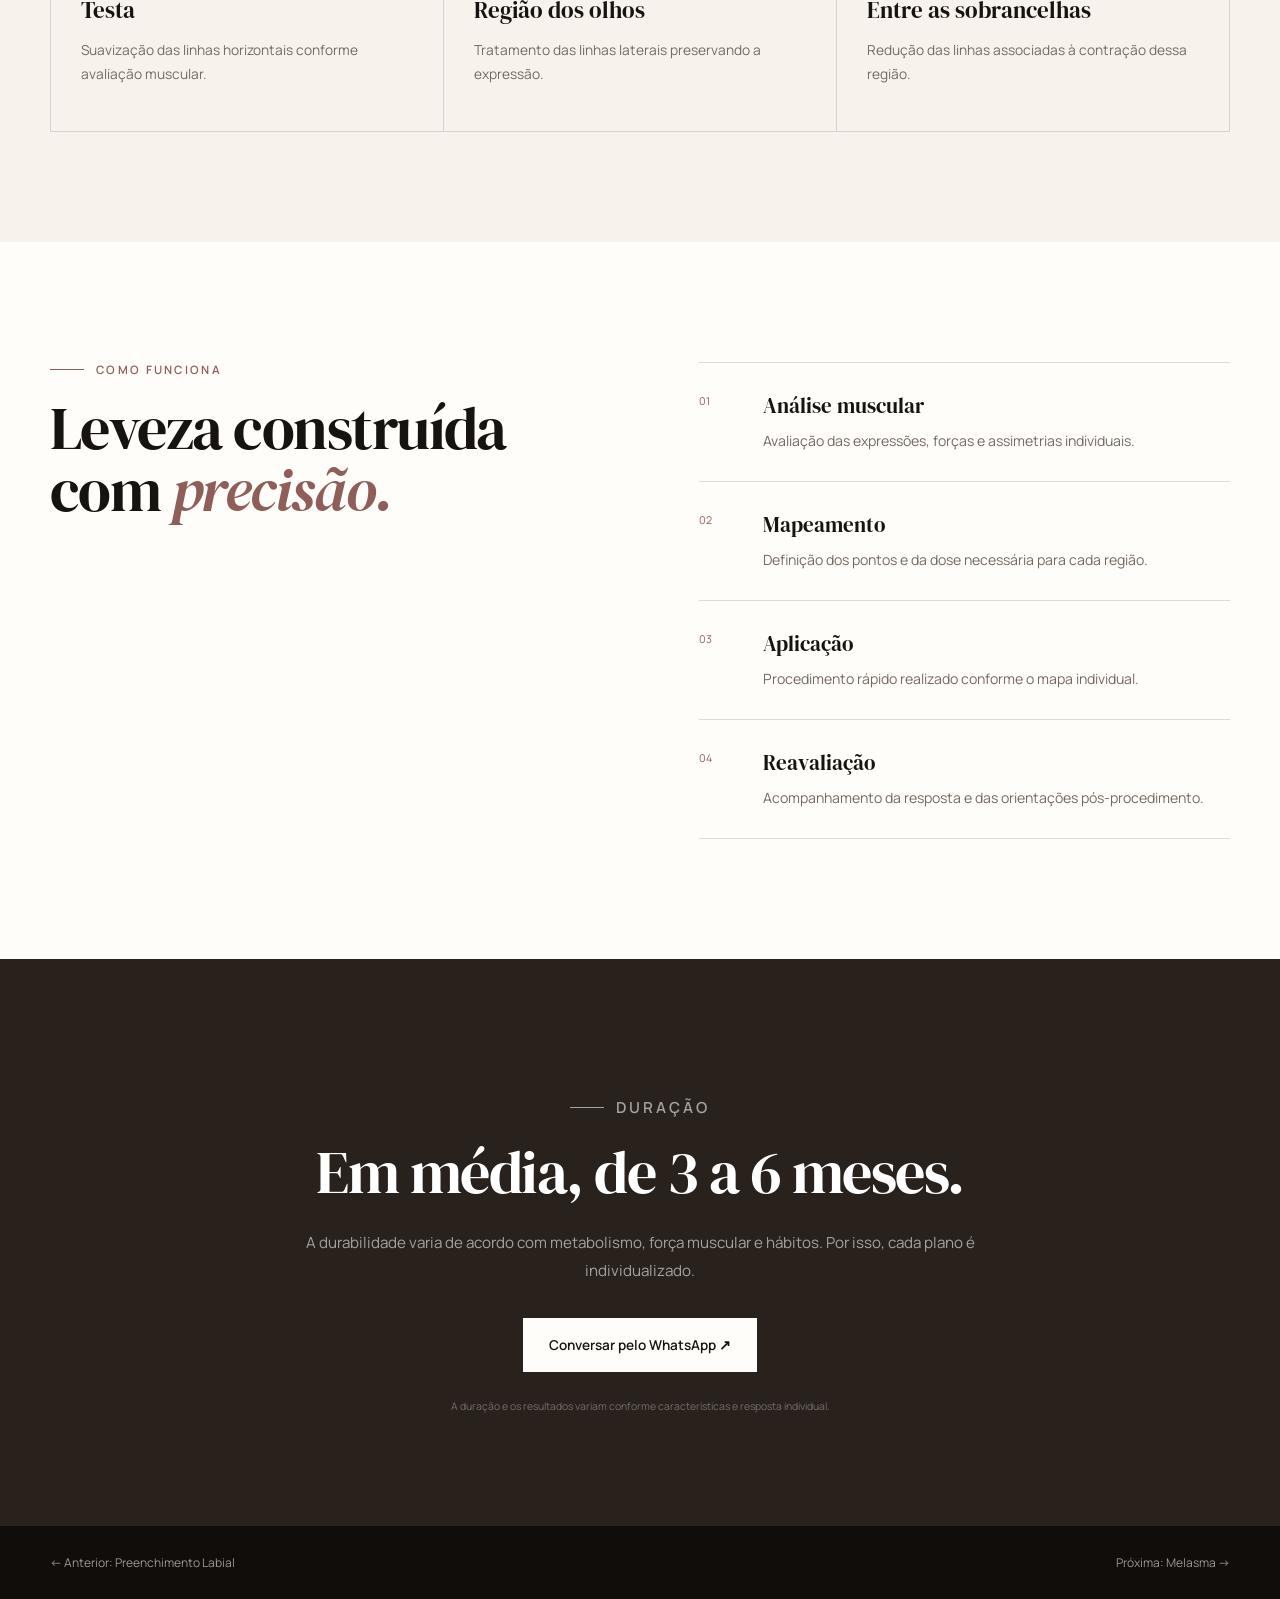
<file: especialidades/toxina-botulinica.html>
<!DOCTYPE html>
<html lang="pt-BR">

<head>
  <meta charset="UTF-8">
  <meta name="viewport" content="width=device-width, initial-scale=1.0">
  <meta name="description" content="Toxina botulínica para suavizar linhas de expressão preservando movimento e naturalidade.">
  <title>Toxina Botulínica | Daiane Helena</title>
  <link rel="preconnect" href="https://fonts.googleapis.com">
  <link rel="preconnect" href="https://fonts.gstatic.com" crossorigin>
  <link href="https://fonts.googleapis.com/css2?family=DM+Serif+Display:ital@0;1&family=Manrope:wght@400;500;600;700&display=swap" rel="stylesheet">
  <link rel="stylesheet" href="../style.css">
  <link rel="stylesheet" href="../especialidade.css">
</head>

<body class="specialty-page">
  <div class="preloader" aria-hidden="true">
    <div class="preloader__mark">DH</div><span></span>
  </div>
  <header class="header specialty-header"><a href="../index.html" class="brand"><span class="brand__monogram">DH</span><span class="brand__text">Daiane Helena<small>Biomedicina Estética</small></span></a><a class="back-home" href="../index.html#tratamentos"><span>←</span> Voltar às especialidades</a><a class="header-contact" href="https://wa.me/5535997666757?text=Olá%2C%20Daiane!%20Gostaria%20de%20saber%20mais%20sobre%20Toxina%20Botulínica." target="_blank" rel="noopener">Agendar avaliação</a></header>
  <main>
    <section class="specialty-hero">
      <div class="specialty-hero__content reveal"><span class="specialty-hero__index">ESPECIALIDADE 04</span>
        <p class="eyebrow eyebrow--light"><span></span> Linhas de expressão</p>
        <h1>Toxina <em>Botulínica</em></h1>
        <p class="specialty-hero__lead">Suavização estratégica das linhas de expressão, com doses e pontos personalizados para preservar leveza, movimento e naturalidade.</p>
      </div>
      <div class="specialty-hero__image reveal reveal--delay"><img src="../assets/toxina-exemplo.png" alt="Exemplo de avaliação de linhas de expressão"><span class="specialty-hero__label">Imagem demonstrativa — substituir pela foto oficial da profissional</span></div>
    </section>
    <section class="specialty-intro section">
      <div class="reveal">
        <p class="eyebrow"><span></span> O tratamento</p>
        <h2>Suavizar sem <em>artificializar.</em></h2>
      </div>
      <div class="specialty-intro__text reveal">
        <p>A toxina botulínica atua relaxando temporariamente músculos envolvidos na formação de rugas dinâmicas — aquelas que aparecem com as expressões.</p>
        <p>Quando bem indicada e aplicada, a proposta não é deixar o rosto “duro”, mas <strong>reduzir marcas mantendo a naturalidade</strong>. Os pontos e doses são definidos conforme a força muscular e a anatomia.</p>
      </div>
    </section>
    <section class="benefits">
      <div class="benefits__heading reveal">
        <p class="eyebrow"><span></span> Possibilidades</p>
        <h2>Expressão leve, aparência descansada.</h2>
      </div>
      <div class="benefits__grid">
        <article class="benefit reveal"><span>01</span>
          <h3>Testa</h3>
          <p>Suavização das linhas horizontais conforme avaliação muscular.</p>
        </article>
        <article class="benefit reveal"><span>02</span>
          <h3>Região dos olhos</h3>
          <p>Tratamento das linhas laterais preservando a expressão.</p>
        </article>
        <article class="benefit reveal"><span>03</span>
          <h3>Entre as sobrancelhas</h3>
          <p>Redução das linhas associadas à contração dessa região.</p>
        </article>
      </div>
    </section>
    <section class="specialty-process section">
      <div class="reveal">
        <p class="eyebrow"><span></span> Como funciona</p>
        <h2>Leveza construída com <em>precisão.</em></h2>
      </div>
      <div class="process-list reveal">
        <article class="process-item">
          <h3>Análise muscular</h3>
          <p>Avaliação das expressões, forças e assimetrias individuais.</p>
        </article>
        <article class="process-item">
          <h3>Mapeamento</h3>
          <p>Definição dos pontos e da dose necessária para cada região.</p>
        </article>
        <article class="process-item">
          <h3>Aplicação</h3>
          <p>Procedimento rápido realizado conforme o mapa individual.</p>
        </article>
        <article class="process-item">
          <h3>Reavaliação</h3>
          <p>Acompanhamento da resposta e das orientações pós-procedimento.</p>
        </article>
      </div>
    </section>
    <section class="specialty-care">
      <p class="eyebrow eyebrow--light"><span></span> Duração</p>
      <h2>Em média, de 3 a 6 meses.</h2>
      <p>A durabilidade varia de acordo com metabolismo, força muscular e hábitos. Por isso, cada plano é individualizado.</p><a class="button button--light" href="https://wa.me/5535997666757?text=Olá%2C%20Daiane!%20Gostaria%20de%20agendar%20uma%20avaliação%20para%20Toxina%20Botulínica." target="_blank" rel="noopener">Conversar pelo WhatsApp ↗</a>
      <p class="specialty-disclaimer">A duração e os resultados variam conforme características e resposta individual.</p>
    </section>
    <nav class="specialty-nav"><a href="preenchimento-labial.html">← Anterior: Preenchimento Labial</a><a href="melasma.html">Próxima: Melasma →</a></nav>
  </main>
  <script src="../especialidade.js"></script>
</body>

</html>
</file>
<file: style.css>
:root {
  --ink: #171310;
  --ink-soft: #29211c;
  --ivory: #f7f2ec;
  --paper: #fffdf9;
  --rose: #b77f78;
  --rose-dark: #8f5e59;
  --gold: #d2ae91;
  --line: rgba(23, 19, 16, 0.14);

  --font-display: "DM Serif Display", Georgia, serif;
  --font-body: "Manrope", Arial, sans-serif;

  --container: min(1180px, calc(100% - 48px));
}

* {
  box-sizing: border-box;
  margin: 0;
  padding: 0;
}

html {
  scroll-behavior: smooth;
  scroll-padding-top: 88px;
}

body {
  background: var(--ivory);
  color: var(--ink);
  font-family: var(--font-body);
  overflow-x: hidden;
}

body.menu-open,
body.lightbox-open {
  overflow: hidden;
}

img {
  display: block;
  width: 100%;
}

a {
  color: inherit;
  text-decoration: none;
}

button {
  font: inherit;
}

/* PRELOADER */

.preloader {
  position: fixed;
  inset: 0;
  z-index: 9999;
  display: grid;
  place-content: center;
  gap: 22px;
  background: var(--ink);
  color: var(--gold);
  transition:
    opacity 0.45s ease,
    visibility 0.45s ease;
}

.preloader.hide {
  opacity: 0;
  visibility: hidden;
}

.preloader__mark {
  font-family: var(--font-display);
  font-size: 3.4rem;
  letter-spacing: 0.08em;
}

.preloader span {
  position: relative;
  width: 70px;
  height: 1px;
  overflow: hidden;
  background: rgba(255, 255, 255, 0.15);
}

.preloader span::after {
  content: "";
  position: absolute;
  inset: 0;
  background: var(--gold);
  transform: translateX(-100%);
  animation: loading 0.65s ease forwards;
}

@keyframes loading {
  to {
    transform: translateX(0);
  }
}

/* CABEÇALHO */

.header {
  position: fixed;
  z-index: 1000;
  top: 0;
  left: 0;
  width: 100%;
  height: 88px;
  padding: 0 max(24px, calc((100vw - 1320px) / 2));
  display: flex;
  align-items: center;
  justify-content: space-between;
  color: #fff;
  border-bottom: 1px solid rgba(255, 255, 255, 0.12);
  transition:
    background 0.35s,
    height 0.35s,
    box-shadow 0.35s;
}

.header.scrolled {
  height: 76px;
  background: rgba(23, 19, 16, 0.96);
  box-shadow: 0 10px 35px rgba(0, 0, 0, 0.13);
  backdrop-filter: blur(16px);
  -webkit-backdrop-filter: blur(16px);
}

.brand {
  z-index: 3;
  display: flex;
  align-items: center;
  gap: 13px;
}

.brand__monogram {
  width: 45px;
  height: 45px;
  display: grid;
  place-items: center;
  border: 1px solid rgba(210, 174, 145, 0.7);
  border-radius: 50%;
  color: var(--gold);
  font: 1.05rem var(--font-display);
}

.brand__text {
  font: 1.28rem var(--font-display);
  letter-spacing: 0.02em;
  line-height: 1;
}

.brand__text small {
  display: block;
  margin-top: 5px;
  color: rgba(255, 255, 255, 0.62);
  font: 500 0.58rem var(--font-body);
  letter-spacing: 0.19em;
  text-transform: uppercase;
}

.nav {
  display: flex;
  align-items: center;
  gap: 31px;
  font-size: 0.84rem;
}

.nav a:not(.nav__cta) {
  color: rgba(255, 255, 255, 0.76);
  transition: color 0.25s;
}

.nav a:not(.nav__cta):hover {
  color: #fff;
}

.nav__cta {
  padding: 13px 20px;
  border: 1px solid rgba(210, 174, 145, 0.7);
  color: var(--gold);
  transition: 0.25s;
}

.nav__cta:hover {
  background: var(--gold);
  color: var(--ink);
}

.menu-toggle {
  position: relative;
  z-index: 3;
  display: none;
  width: 45px;
  height: 45px;
  border: 0;
  background: transparent;
  cursor: pointer;
}

.menu-toggle span {
  position: absolute;
  left: 9px;
  width: 28px;
  height: 1px;
  background: #fff;
  transition: 0.3s;
}

.menu-toggle span:first-child {
  top: 18px;
}

.menu-toggle span:last-child {
  top: 27px;
}

/* HERO */

.hero {
  position: relative;
  min-height: 780px;
  height: 100svh;
  max-height: 980px;
  display: grid;
  grid-template-columns: 1.04fr 0.96fr;
  overflow: hidden;
  color: #fff;
  background: var(--ink);
}

.hero::before {
  content: "";
  position: absolute;
  inset: 0;
  opacity: 0.15;
  background-image: radial-gradient(
    rgba(255, 255, 255, 0.55) 0.5px,
    transparent 0.5px
  );
  background-size: 7px 7px;
  pointer-events: none;
}

.hero__glow {
  position: absolute;
  left: -260px;
  bottom: -330px;
  width: 630px;
  height: 630px;
  border-radius: 50%;
  background: rgba(183, 127, 120, 0.21);
  filter: blur(20px);
}

.hero__content {
  position: relative;
  z-index: 2;
  width: min(650px, calc(100% - 64px));
  margin: auto 0 auto max(36px, calc((100vw - 1180px) / 2));
  padding-top: 70px;
}

.eyebrow {
  display: flex;
  align-items: center;
  gap: 12px;
  color: var(--rose-dark);
  font-size: 0.72rem;
  font-weight: 600;
  letter-spacing: 0.2em;
  text-transform: uppercase;
}

.eyebrow span {
  width: 34px;
  height: 1px;
  background: currentColor;
}

.eyebrow--light {
  color: var(--gold);
}

.hero h1 {
  max-width: 670px;
  margin: 27px 0 24px;
  font: clamp(3.8rem, 6vw, 7.4rem) / 0.91 var(--font-display);
  letter-spacing: -0.035em;
}

h1 em,
h2 em {
  color: var(--gold);
  font-weight: 400;
}

.hero__lead {
  max-width: 540px;
  color: rgba(255, 255, 255, 0.65);
  font-size: 1.06rem;
  line-height: 1.75;
}

.hero__actions {
  display: flex;
  align-items: center;
  gap: 32px;
  margin-top: 38px;
}

.button {
  min-height: 54px;
  display: inline-flex;
  align-items: center;
  justify-content: center;
  gap: 22px;
  padding: 0 25px;
  border: 1px solid transparent;
  font-size: 0.85rem;
  font-weight: 600;
  transition:
    transform 0.25s,
    background 0.25s,
    color 0.25s;
}

.button:hover {
  transform: translateY(-3px);
}

.button--primary {
  color: var(--ink);
  background: var(--gold);
}

.button--primary:hover {
  background: #e2c5ad;
}

.button--light {
  color: var(--ink);
  background: var(--paper);
}

/*
  SETA DESENHADA COM CSS
  Não existe caractere de seta aqui.
  Portanto, o iPhone não consegue transformar em emoji.
*/

.arrow-drawn {
  position: relative;
  display: inline-block;
  flex: 0 0 16px;
  width: 16px;
  height: 16px;
}

.arrow-drawn::before {
  content: "";
  position: absolute;
  left: 1px;
  top: 8px;
  width: 13px;
  height: 1.5px;
  background: currentColor;
  transform: rotate(-45deg);
  transform-origin: center;
}

.arrow-drawn::after {
  content: "";
  position: absolute;
  top: 2px;
  right: 1px;
  width: 7px;
  height: 7px;
  border-top: 1.5px solid currentColor;
  border-right: 1.5px solid currentColor;
}

/* SETA PARA BAIXO TAMBÉM DESENHADA EM CSS */

.arrow-down {
  position: relative;
  display: inline-block;
  width: 12px;
  height: 16px;
}

.arrow-down::before {
  content: "";
  position: absolute;
  top: 1px;
  left: 5px;
  width: 1px;
  height: 12px;
  background: currentColor;
}

.arrow-down::after {
  content: "";
  position: absolute;
  left: 2px;
  bottom: 2px;
  width: 6px;
  height: 6px;
  border-right: 1px solid currentColor;
  border-bottom: 1px solid currentColor;
  transform: rotate(45deg);
}

.external-link {
  display: inline-flex;
  align-items: center;
  gap: 7px;
}

.external-link .arrow-drawn {
  width: 12px;
  height: 12px;
  flex-basis: 12px;
}

.external-link .arrow-drawn::before {
  top: 6px;
  width: 10px;
}

.external-link .arrow-drawn::after {
  top: 1px;
  width: 5px;
  height: 5px;
}

.text-link {
  display: inline-flex;
  align-items: center;
  gap: 12px;
  padding-bottom: 5px;
  border-bottom: 1px solid rgba(255, 255, 255, 0.35);
  color: rgba(255, 255, 255, 0.75);
  font-size: 0.83rem;
}

.hero__credentials {
  display: flex;
  align-items: center;
  gap: 19px;
  margin-top: 47px;
}

.hero__credentials div:first-child {
  display: flex;
  align-items: center;
  gap: 10px;
}

.hero__credentials strong {
  color: var(--gold);
  font: 2.2rem var(--font-display);
}

.hero__credentials span,
.hero__credentials p {
  color: rgba(255, 255, 255, 0.54);
  font-size: 0.7rem;
  line-height: 1.45;
}

.hero__credentials .line {
  width: 1px;
  height: 36px;
  background: rgba(255, 255, 255, 0.18);
}

.hero__visual {
  position: relative;
  min-width: 0;
  height: 100%;
}

.hero__frame {
  position: absolute;
  inset: 0;
  overflow: hidden;
  background: #131313;
}

.hero__frame::after {
  content: "";
  position: absolute;
  inset: 0;
  background:
    linear-gradient(90deg, var(--ink) 0%, transparent 34%),
    linear-gradient(0deg, rgba(23, 19, 16, 0.4), transparent 45%);
}

.hero__frame img {
  height: 100%;
  object-fit: cover;
  object-position: center 20%;
}

.hero__line {
  position: absolute;
  z-index: 2;
  inset: 18% 8% 8% 15%;
  border: 1px solid rgba(210, 174, 145, 0.45);
  pointer-events: none;
}

.hero__badge {
  position: absolute;
  z-index: 3;
  right: 0;
  bottom: 11%;
  width: 190px;
  padding: 22px 28px;
  color: #fff;
  background: var(--rose);
}

.hero__badge span {
  display: block;
  opacity: 0.7;
  font-size: 0.66rem;
  letter-spacing: 0.2em;
  text-transform: uppercase;
}

.hero__badge b {
  display: block;
  margin-top: 4px;
  font: 1.35rem var(--font-display);
}

.hero__vertical {
  position: absolute;
  z-index: 3;
  top: 23%;
  right: 28px;
  color: rgba(255, 255, 255, 0.62);
  font-size: 0.62rem;
  letter-spacing: 0.22em;
  text-transform: uppercase;
  writing-mode: vertical-rl;
  transform: rotate(180deg);
}

/* FAIXA DE ESPECIALIDADES */

.marquee {
  padding: 17px 0;
  overflow: hidden;
  color: #fff;
  background: var(--rose);
}

.marquee__track {
  width: max-content;
  display: flex;
  align-items: center;
  gap: 36px;
  animation: marquee 28s linear infinite;
}

.marquee span {
  font: 1.05rem var(--font-display);
  letter-spacing: 0.04em;
}

/* Estrela desenhada em CSS, sem emoji */

.marquee i {
  position: relative;
  width: 9px;
  height: 9px;
  display: block;
  flex: 0 0 9px;
}

.marquee i::before,
.marquee i::after {
  content: "";
  position: absolute;
  inset: 0;
  margin: auto;
  background: var(--gold);
}

.marquee i::before {
  width: 1px;
  height: 9px;
}

.marquee i::after {
  width: 9px;
  height: 1px;
}

@keyframes marquee {
  to {
    transform: translateX(-50%);
  }
}

/* SEÇÕES */

.section {
  position: relative;
  width: var(--container);
  margin-inline: auto;
  padding-block: 125px;
}

.section-number {
  position: absolute;
  top: 128px;
  left: 0;
  color: var(--rose-dark);
  font: 0.72rem var(--font-body);
}

.about {
  display: grid;
  grid-template-columns: 1.12fr 0.88fr;
  gap: 10%;
  padding-left: 65px;
}

.about h2,
.section-heading h2,
.results__heading h2,
.faq__heading h2 {
  margin-top: 23px;
  font: clamp(2.65rem, 4.8vw, 5.1rem) / 1.04 var(--font-display);
  letter-spacing: -0.03em;
}

.about h2 em,
.results__heading h2 em,
.faq__heading h2 em {
  color: var(--rose-dark);
}

.about__copy {
  padding-top: 42px;
}

.about__copy > p {
  margin-bottom: 19px;
  color: #6f645d;
  font-size: 1rem;
  line-height: 1.8;
}

.about blockquote {
  margin-top: 32px;
  padding: 22px 0 22px 26px;
  border-left: 2px solid var(--rose);
  color: var(--ink-soft);
  font: 1.28rem / 1.55 var(--font-display);
}

/* TRATAMENTOS */

.section--dark {
  width: 100%;
  max-width: none;
  padding-inline: max(24px, calc((100vw - 1180px) / 2));
  color: #fff;
  background: var(--ink);
}

.section-heading,
.results__heading {
  display: grid;
  grid-template-columns: 1.25fr 0.75fr;
  align-items: end;
  gap: 10%;
  margin-bottom: 75px;
}

.section-heading > p,
.results__heading > p {
  padding-bottom: 8px;
  color: rgba(255, 255, 255, 0.55);
  font-size: 0.94rem;
  line-height: 1.75;
}

.treatment {
  min-height: 142px;
  display: grid;
  grid-template-columns: 56px 80px 1fr 48px;
  align-items: center;
  gap: 22px;
  border-top: 1px solid rgba(255, 255, 255, 0.13);
  transition:
    background 0.3s,
    padding 0.3s;
}

.treatment:last-child {
  border-bottom: 1px solid rgba(255, 255, 255, 0.13);
}

.treatment:hover {
  padding-inline: 20px;
  background: rgba(255, 255, 255, 0.035);
}

.treatment__number {
  color: rgba(255, 255, 255, 0.36);
  font-size: 0.68rem;
}

.treatment__icon {
  width: 62px;
  height: 62px;
  display: grid;
  place-items: center;
  border: 1px solid rgba(210, 174, 145, 0.35);
  border-radius: 50%;
  color: var(--gold);
}

.treatment h3 {
  margin-bottom: 7px;
  font: 1.7rem var(--font-display);
}

.treatment p {
  color: rgba(255, 255, 255, 0.48);
  font-size: 0.87rem;
  line-height: 1.6;
}

.treatment__arrow {
  width: 42px;
  height: 42px;
  display: grid;
  place-items: center;
  border: 1px solid rgba(255, 255, 255, 0.16);
  border-radius: 50%;
  color: var(--gold);
  transition:
    transform 0.3s,
    background 0.3s,
    color 0.3s;
}

.treatment:hover .treatment__arrow {
  color: var(--ink);
  background: var(--gold);
}

/* ÍCONES DOS TRATAMENTOS DESENHADOS EM CSS */

.icon-star {
  position: relative;
  width: 15px;
  height: 15px;
}

.icon-star::before,
.icon-star::after {
  content: "";
  position: absolute;
  inset: 0;
  margin: auto;
  background: currentColor;
}

.icon-star::before {
  width: 1px;
  height: 15px;
}

.icon-star::after {
  width: 15px;
  height: 1px;
}

.icon-circle {
  width: 10px;
  height: 10px;
  border: 1px solid currentColor;
  border-radius: 50%;
}

.icon-line {
  position: relative;
  width: 17px;
  height: 10px;
}

.icon-line::before,
.icon-line::after {
  content: "";
  position: absolute;
  width: 10px;
  height: 1px;
  background: currentColor;
  transform: rotate(25deg);
}

.icon-line::before {
  top: 3px;
  left: 0;
}

.icon-line::after {
  right: 0;
  bottom: 2px;
}

.icon-diamond {
  width: 10px;
  height: 10px;
  border: 1px solid currentColor;
  transform: rotate(45deg);
}

.icon-sun {
  position: relative;
  width: 12px;
  height: 12px;
  border: 1px solid currentColor;
  border-radius: 50%;
}

.icon-sun::before,
.icon-sun::after {
  content: "";
  position: absolute;
  top: 50%;
  left: 50%;
  width: 20px;
  height: 1px;
  background: currentColor;
  transform: translate(-50%, -50%);
}

.icon-sun::after {
  transform: translate(-50%, -50%) rotate(90deg);
}

/* RESULTADOS */

.results__heading > p {
  color: #766b63;
}

.results__gallery {
  display: grid;
  grid-template-columns: 1.1fr 0.7fr 1fr;
  align-items: stretch;
  gap: 22px;
}

.result-card {
  position: relative;
  min-height: 500px;
  overflow: hidden;
  border: 0;
  background: #ddd;
  cursor: zoom-in;
  text-align: left;
}

.result-card--tall {
  min-height: 650px;
}

.result-card img {
  height: 100%;
  object-fit: cover;
  transition: transform 0.8s cubic-bezier(0.2, 0.8, 0.2, 1);
}

.result-card:hover img {
  transform: scale(1.045);
}

.result-card::after {
  content: "";
  position: absolute;
  inset: 35% 0 0;
  background: linear-gradient(transparent, rgba(18, 13, 11, 0.82));
}

.result-card__overlay {
  position: absolute;
  z-index: 2;
  right: 25px;
  bottom: 25px;
  left: 28px;
  color: #fff;
}

.result-card__overlay small {
  display: block;
  margin-bottom: 5px;
  opacity: 0.7;
  font-size: 0.64rem;
  letter-spacing: 0.16em;
  text-transform: uppercase;
}

.result-card__overlay strong {
  font: 1.42rem var(--font-display);
}

/* Símbolo de mais desenhado em CSS */

.result-card__overlay i {
  position: relative;
  float: right;
  width: 36px;
  height: 36px;
  margin-top: -15px;
  border: 1px solid rgba(255, 255, 255, 0.6);
  border-radius: 50%;
}

.result-card__overlay i::before,
.result-card__overlay i::after {
  content: "";
  position: absolute;
  top: 50%;
  left: 50%;
  width: 12px;
  height: 1px;
  background: #fff;
  transform: translate(-50%, -50%);
}

.result-card__overlay i::after {
  transform: translate(-50%, -50%) rotate(90deg);
}

.results__statement {
  align-self: center;
  padding: 45px 30px;
  color: #fff;
  background: var(--rose);
  text-align: center;
}

.results__statement span {
  opacity: 0.7;
  font-size: 0.62rem;
  letter-spacing: 0.17em;
  text-transform: uppercase;
}

.results__statement p {
  margin-top: 23px;
  font: 1.85rem / 1.35 var(--font-display);
}

.results__statement em {
  color: #f0d8c6;
}

.results__note {
  margin-top: 15px;
  color: #8b8179;
  font-size: 0.68rem;
}

/* EXPERIÊNCIA */

.experience {
  min-height: 760px;
  display: grid;
  grid-template-columns: 0.9fr 1.1fr;
  color: #fff;
  background: var(--ink-soft);
}

.experience__image {
  min-height: 650px;
  background:
    linear-gradient(0deg, rgba(23, 19, 16, 0.25), transparent 35%),
    url("assets/daiane-helena.png") center 18% / cover no-repeat;
  filter: saturate(0.82);
}

.experience__content {
  padding: 105px max(45px, calc((100vw - 1180px) / 2));
  padding-left: 8%;
}

.experience h2 {
  max-width: 600px;
  margin: 22px 0 55px;
  font: clamp(2.75rem, 4.7vw, 5rem) / 1.03 var(--font-display);
}

.steps > div {
  position: relative;
  margin-bottom: 20px;
  padding: 5px 0 30px 54px;
  border-bottom: 1px solid rgba(255, 255, 255, 0.12);
}

.steps span {
  position: absolute;
  top: 8px;
  left: 0;
  color: var(--gold);
  font-size: 0.67rem;
}

.steps h3 {
  margin-bottom: 7px;
  font: 1.35rem var(--font-display);
}

.steps p {
  max-width: 510px;
  color: rgba(255, 255, 255, 0.5);
  font-size: 0.85rem;
  line-height: 1.65;
}

/* FAQ */

.faq {
  display: grid;
  grid-template-columns: 0.72fr 1.28fr;
  gap: 10%;
}

.faq__heading {
  position: sticky;
  top: 120px;
  align-self: start;
}

.faq__heading h2 {
  font-size: clamp(2.55rem, 4vw, 4.4rem);
}

.faq__heading > p:last-child {
  margin-top: 24px;
  color: #766b63;
  line-height: 1.7;
}

.faq-item {
  border-top: 1px solid var(--line);
}

.faq-item:last-child {
  border-bottom: 1px solid var(--line);
}

.faq-item button {
  width: 100%;
  min-height: 94px;
  display: flex;
  align-items: center;
  justify-content: space-between;
  gap: 20px;
  padding: 20px 0;
  border: 0;
  color: var(--ink);
  background: none;
  cursor: pointer;
  text-align: left;
  font: 1.27rem var(--font-display);
}

.faq-item i {
  position: relative;
  flex: 0 0 34px;
  width: 34px;
  height: 34px;
  border: 1px solid rgba(23, 19, 16, 0.22);
  border-radius: 50%;
}

.faq-item i::before,
.faq-item i::after {
  content: "";
  position: absolute;
  top: 16px;
  left: 10px;
  width: 12px;
  height: 1px;
  background: var(--ink);
  transition: transform 0.3s;
}

.faq-item i::after {
  transform: rotate(90deg);
}

.faq-item.open i::after {
  transform: rotate(0);
}

.faq-answer {
  display: grid;
  grid-template-rows: 0fr;
  transition: grid-template-rows 0.4s ease;
}

.faq-answer p {
  overflow: hidden;
  padding-right: 55px;
  color: #726760;
  font-size: 0.92rem;
  line-height: 1.7;
}

.faq-item.open .faq-answer {
  grid-template-rows: 1fr;
}

.faq-item.open .faq-answer p {
  padding-bottom: 28px;
}

/* CTA FINAL */

.final-cta {
  position: relative;
  min-height: 590px;
  display: grid;
  place-items: center;
  padding: 110px 24px;
  overflow: hidden;
  color: #fff;
  background: var(--rose-dark);
  text-align: center;
}

.final-cta::before,
.final-cta::after {
  content: "";
  position: absolute;
  width: 330px;
  height: 330px;
  border: 1px solid rgba(255, 255, 255, 0.13);
  border-radius: 50%;
}

.final-cta::before {
  top: -120px;
  left: -130px;
}

.final-cta::after {
  right: -130px;
  bottom: -160px;
}

.final-cta__ornament {
  position: absolute;
  color: rgba(255, 255, 255, 0.035);
  font: 24rem var(--font-display);
  pointer-events: none;
}

.final-cta__content {
  position: relative;
  z-index: 2;
  display: flex;
  flex-direction: column;
  align-items: center;
}

.final-cta h2 {
  max-width: 820px;
  margin: 25px auto 18px;
  font: clamp(3rem, 5.6vw, 6rem) / 1 var(--font-display);
}

.final-cta h2 em {
  color: #f0d8c6;
}

.final-cta__content > p {
  color: rgba(255, 255, 255, 0.66);
}

.final-cta .button {
  margin-top: 34px;
}

/* RODAPÉ */

.footer {
  display: grid;
  grid-template-columns: 1fr auto auto;
  gap: 70px;
  padding: 65px max(24px, calc((100vw - 1180px) / 2)) 24px;
  color: #fff;
  background: var(--ink);
}

.footer__brand {
  display: flex;
  align-items: center;
  gap: 14px;
}

.footer__brand > span {
  width: 50px;
  height: 50px;
  display: grid;
  place-items: center;
  border: 1px solid rgba(210, 174, 145, 0.45);
  border-radius: 50%;
  color: var(--gold);
  font: 1.08rem var(--font-display);
}

.footer__brand p {
  font: 1.35rem var(--font-display);
}

.footer__brand small {
  display: block;
  margin-top: 6px;
  color: rgba(255, 255, 255, 0.4);
  font: 0.58rem var(--font-body);
  letter-spacing: 0.16em;
  text-transform: uppercase;
}

.footer__links,
.footer__social {
  display: grid;
  gap: 11px;
  color: rgba(255, 255, 255, 0.56);
  font-size: 0.78rem;
}

.footer__links a:hover,
.footer__social a:hover {
  color: var(--gold);
}

.footer__bottom {
  grid-column: 1 / -1;
  margin-top: 45px;
  padding-top: 19px;
  border-top: 1px solid rgba(255, 255, 255, 0.1);
  color: rgba(255, 255, 255, 0.3);
  font-size: 0.65rem;
}

/* WHATSAPP */

.whatsapp-float {
  position: fixed;
  z-index: 950;
  right: 24px;
  bottom: 24px;
  height: 54px;
  display: flex;
  align-items: center;
  gap: 9px;
  padding: 0 19px;
  border-radius: 30px;
  color: #fff;
  background: #1f9e5c;
  box-shadow: 0 12px 35px rgba(0, 0, 0, 0.2);
  font-size: 0.78rem;
  font-weight: 600;
  transition: transform 0.25s;
}

.whatsapp-float:hover {
  transform: translateY(-4px);
}

.whatsapp-float svg {
  width: 22px;
  fill: currentColor;
}

/* LIGHTBOX */

.lightbox {
  position: fixed;
  z-index: 2000;
  inset: 0;
  display: grid;
  place-items: center;
  padding: 4vh 5vw;
  visibility: hidden;
  opacity: 0;
  background: rgba(10, 8, 7, 0.93);
  transition: 0.3s;
}

.lightbox.open {
  visibility: visible;
  opacity: 1;
}

.lightbox img {
  width: auto;
  max-width: 92vw;
  height: auto;
  max-height: 92vh;
  object-fit: contain;
}

.lightbox__close {
  position: absolute;
  top: 20px;
  right: 24px;
  width: 48px;
  height: 48px;
  border: 1px solid rgba(255, 255, 255, 0.4);
  border-radius: 50%;
  color: #fff;
  background: transparent;
  font-size: 2rem;
  cursor: pointer;
}

/* ANIMAÇÕES */

.reveal {
  opacity: 0;
  transform: translateY(32px);
  transition:
    opacity 0.8s ease,
    transform 0.8s cubic-bezier(0.2, 0.7, 0.2, 1);
}

.reveal--delay {
  transition-delay: 0.12s;
}

.reveal.visible {
  opacity: 1;
  transform: translateY(0);
}

/* TABLET */

@media (max-width: 980px) {
  :root {
    --container: min(100% - 40px, 760px);
  }

  .menu-toggle {
    display: block;
  }

  .menu-toggle.active span:first-child {
    top: 22px;
    transform: rotate(45deg);
  }

  .menu-toggle.active span:last-child {
    top: 22px;
    transform: rotate(-45deg);
  }

  .nav {
    position: fixed;
    inset: 0 0 auto;
    min-height: 100svh;
    display: flex;
    flex-direction: column;
    align-items: flex-start;
    gap: 0;
    padding: 130px 28px 45px;
    visibility: hidden;
    opacity: 0;
    background: var(--ink);
    transform: translateY(-105%);
    transition: 0.45s cubic-bezier(0.7, 0, 0.2, 1);
  }

  .nav.open {
    visibility: visible;
    opacity: 1;
    transform: translateY(0);
  }

  .nav a:not(.nav__cta) {
    width: 100%;
    padding: 17px 0;
    border-bottom: 1px solid rgba(255, 255, 255, 0.1);
    color: #fff;
    font: 2rem var(--font-display);
  }

  .nav__cta {
    margin-top: 28px;
  }

  .hero {
    height: auto;
    min-height: 100svh;
    grid-template-columns: 1fr;
  }

  .hero__content {
    width: var(--container);
    margin: 0 auto;
    padding: 160px 0 70px;
  }

  .hero__visual {
    min-height: 690px;
  }

  .hero__frame::after {
    background: linear-gradient(0deg, rgba(23, 19, 16, 0.55), transparent 55%);
  }

  .hero__frame img {
    object-position: center top;
  }

  .about {
    grid-template-columns: 1fr;
    gap: 20px;
    padding-left: 55px;
  }

  .about__copy {
    padding-top: 0;
  }

  .section-heading,
  .results__heading {
    grid-template-columns: 1fr;
    gap: 25px;
  }

  .results__gallery {
    grid-template-columns: 1fr 1fr;
  }

  .results__statement {
    grid-row: 2;
    grid-column: 1 / -1;
  }

  .experience {
    grid-template-columns: 1fr;
  }

  .experience__image {
    min-height: 750px;
  }

  .experience__content {
    padding: 90px max(24px, calc((100vw - 760px) / 2));
  }

  .faq {
    grid-template-columns: 1fr;
    gap: 55px;
  }

  .faq__heading {
    position: static;
  }
}

/* CELULAR */

@media (max-width: 640px) {
  :root {
    --container: calc(100% - 32px);
  }

  .header {
    height: 74px;
    padding-inline: 16px;
  }

  .header.scrolled {
    height: 68px;
  }

  .brand__monogram {
    width: 40px;
    height: 40px;
  }

  .brand__text {
    font-size: 1.08rem;
  }

  .brand__text small {
    font-size: 0.49rem;
  }

  .hero__content {
    padding-top: 132px;
    padding-bottom: 52px;
  }

  .hero h1 {
    margin-top: 22px;
    font-size: clamp(3.3rem, 15vw, 5rem);
  }

  .hero__lead {
    font-size: 0.95rem;
  }

  .hero__actions {
    align-items: flex-start;
    flex-direction: column;
    gap: 20px;
  }

  .hero__credentials {
    margin-top: 40px;
  }

  .hero__visual {
    min-height: 540px;
  }

  .hero__frame img {
    object-position: center top;
  }

  .hero__line {
    inset: 8% 6% 6%;
  }

  .hero__badge {
    bottom: 7%;
    width: 170px;
  }

  .hero__vertical {
    display: none;
  }

  .marquee__track {
    gap: 25px;
  }

  .section {
    padding-block: 88px;
  }

  .about {
    padding-left: 0;
  }

  .section-number {
    display: none;
  }

  .about h2,
  .section-heading h2,
  .results__heading h2,
  .faq__heading h2 {
    font-size: clamp(2.6rem, 12vw, 3.8rem);
  }

  .section--dark {
    padding-inline: 16px;
  }

  .section-heading {
    margin-bottom: 48px;
  }

  .treatment {
    grid-template-columns: 38px 1fr 34px;
    gap: 12px;
    padding-block: 23px;
  }

  .treatment__icon {
    display: none;
  }

  .treatment h3 {
    font-size: 1.35rem;
  }

  .treatment p {
    font-size: 0.79rem;
  }

  .treatment__arrow {
    width: 33px;
    height: 33px;
  }

  .treatment__arrow .arrow-drawn {
    width: 14px;
    height: 14px;
    flex-basis: 14px;
  }

  .treatment__arrow .arrow-drawn::before {
    top: 7px;
    width: 11px;
  }

  .treatment__arrow .arrow-drawn::after {
    width: 6px;
    height: 6px;
  }

  .results__heading {
    margin-bottom: 45px;
  }

  .results__gallery {
    display: flex;
    gap: 14px;
    margin-inline: -16px;
    padding: 0 16px 14px;
    overflow-x: auto;
    scroll-snap-type: x mandatory;
    scrollbar-width: none;
  }

  .results__gallery::-webkit-scrollbar {
    display: none;
  }

  .result-card,
  .result-card--tall,
  .results__statement {
    flex: 0 0 84vw;
    min-height: 530px;
    scroll-snap-align: center;
  }

  .results__statement {
    display: grid;
    place-content: center;
  }

  .experience__image {
    min-height: 520px;
  }

  .experience__content {
    padding: 80px 16px;
  }

  .experience h2 {
    margin-bottom: 45px;
  }

  .faq-item button {
    min-height: 82px;
    font-size: 1.08rem;
  }

  .final-cta {
    min-height: 560px;
    padding-inline: 16px;
  }

  .final-cta__ornament {
    font-size: 14rem;
  }

  .footer {
    grid-template-columns: 1fr 1fr;
    gap: 42px 30px;
    padding-inline: 20px;
  }

  .footer__brand {
    grid-column: 1 / -1;
  }

  .whatsapp-float {
    right: 14px;
    bottom: 14px;
    width: 52px;
    padding: 0;
    justify-content: center;
  }

  .whatsapp-float span {
    display: none;
  }
}

/* ACESSIBILIDADE */

@media (prefers-reduced-motion: reduce) {
  *,
  *::before,
  *::after {
    scroll-behavior: auto !important;
    animation-duration: 0.01ms !important;
    animation-iteration-count: 1 !important;
    transition-duration: 0.01ms !important;
  }

  .reveal {
    opacity: 1;
    transform: none;
  }
}
</file>
<file: especialidade.css>
.specialty-page {
  background: var(--paper);
}
.specialty-header {
  background: rgba(23, 19, 16, 0.97);
}
.specialty-header .back-home {
  display: inline-flex;
  align-items: center;
  gap: 10px;
  font-size: 0.78rem;
  color: rgba(255, 255, 255, 0.7);
}
.specialty-header .back-home:hover {
  color: var(--gold);
}
.specialty-header .back-home span {
  font-size: 1.1rem;
}
.specialty-header .header-contact {
  padding: 12px 18px;
  border: 1px solid rgba(210, 174, 145, 0.65);
  color: var(--gold);
  font-size: 0.76rem;
}

.specialty-hero {
  min-height: 760px;
  padding: 150px max(24px, calc((100vw - 1180px) / 2)) 85px;
  display: grid;
  grid-template-columns: 0.88fr 1.12fr;
  gap: 7%;
  align-items: center;
  color: #fff;
  background: var(--ink);
}
.specialty-hero__content {
  position: relative;
  z-index: 2;
}
.specialty-hero__index {
  display: block;
  margin-bottom: 28px;
  font-size: 0.68rem;
  letter-spacing: 0.2em;
  color: rgba(255, 255, 255, 0.35);
}
.specialty-hero h1 {
  max-width: 640px;
  margin: 25px 0;
  font: clamp(3.7rem, 6vw, 6.8rem)/0.94 var(--font-display);
  letter-spacing: -0.03em;
}
.specialty-hero h1 em {
  display: block;
  color: var(--gold);
  font-weight: 400;
}
.specialty-hero__lead {
  max-width: 540px;
  font-size: 1rem;
  line-height: 1.8;
  color: rgba(255, 255, 255, 0.62);
}
.specialty-hero__image {
  position: relative;
  min-height: 520px;
}
.specialty-hero__image::before {
  content: "";
  position: absolute;
  z-index: 2;
  inset: 22px -22px -22px 22px;
  border: 1px solid rgba(210, 174, 145, 0.4);
}
.specialty-hero__image img {
  position: absolute;
  z-index: 1;
  inset: 0;
  height: 100%;
  object-fit: cover;
}
.specialty-hero__label {
  position: absolute;
  z-index: 3;
  left: -24px;
  bottom: 28px;
  max-width: 245px;
  padding: 18px 23px;
  background: var(--rose);
  color: #fff;
  font-size: 0.7rem;
  line-height: 1.5;
  letter-spacing: 0.08em;
  text-transform: uppercase;
}

.specialty-intro {
  padding-block: 115px;
  display: grid;
  grid-template-columns: 0.75fr 1.25fr;
  gap: 10%;
}
.specialty-intro h2,
.specialty-process h2,
.specialty-care h2 {
  margin-top: 21px;
  font: clamp(2.7rem, 4.7vw, 5rem)/1.03 var(--font-display);
  letter-spacing: -0.025em;
}
.specialty-intro h2 em,
.specialty-process h2 em,
.specialty-care h2 em {
  color: var(--rose-dark);
  font-weight: 400;
}
.specialty-intro__text p {
  margin-bottom: 20px;
  font-size: 1rem;
  line-height: 1.85;
  color: #6f645d;
}
.specialty-intro__text strong {
  color: var(--ink);
}

.benefits {
  width: 100%;
  max-width: none;
  padding: 110px max(24px, calc((100vw - 1180px) / 2));
  background: var(--ivory);
}
.benefits__heading {
  max-width: 690px;
  margin-bottom: 60px;
}
.benefits__heading h2 {
  margin-top: 20px;
  font: clamp(2.7rem, 4.4vw, 4.8rem)/1.05 var(--font-display);
}
.benefits__grid {
  display: grid;
  grid-template-columns: repeat(3, 1fr);
  border-top: 1px solid var(--line);
  border-left: 1px solid var(--line);
}
.benefit {
  min-height: 230px;
  padding: 35px 30px;
  border-right: 1px solid var(--line);
  border-bottom: 1px solid var(--line);
}
.benefit span {
  display: block;
  margin-bottom: 42px;
  font-size: 0.68rem;
  color: var(--rose-dark);
}
.benefit h3 {
  margin-bottom: 12px;
  font: 1.45rem var(--font-display);
}
.benefit p {
  font-size: 0.86rem;
  line-height: 1.7;
  color: #756a62;
}

.specialty-process {
  padding-block: 120px;
  display: grid;
  grid-template-columns: 1fr 1fr;
  gap: 10%;
  align-items: start;
}
.process-list {
  counter-reset: step;
}
.process-item {
  position: relative;
  padding: 28px 0 28px 64px;
  border-top: 1px solid var(--line);
}
.process-item:last-child {
  border-bottom: 1px solid var(--line);
}
.process-item::before {
  counter-increment: step;
  content: "0" counter(step);
  position: absolute;
  left: 0;
  top: 31px;
  font-size: 0.67rem;
  color: var(--rose-dark);
}
.process-item h3 {
  margin-bottom: 9px;
  font: 1.32rem var(--font-display);
}
.process-item p {
  font-size: 0.88rem;
  line-height: 1.7;
  color: #746961;
}

.specialty-care {
  padding: 110px max(24px, calc((100vw - 1180px) / 2));
  color: #fff;
  background: var(--ink-soft);
  text-align: center;
}
.specialty-care .eyebrow {
  justify-content: center;
}
.specialty-care h2 {
  max-width: 760px;
  margin-inline: auto;
}
.specialty-care h2 em {
  color: var(--gold);
}
.specialty-care > p {
  max-width: 700px;
  margin: 25px auto 0;
  font-size: 0.95rem;
  line-height: 1.8;
  color: rgba(255, 255, 255, 0.58);
}
.specialty-care .button {
  margin-top: 34px;
}
.specialty-disclaimer {
  max-width: 760px;
  margin: 24px auto 0;
  font-size: 0.65rem !important;
  color: rgba(255, 255, 255, 0.35) !important;
}

.specialty-nav {
  display: flex;
  justify-content: space-between;
  align-items: center;
  padding: 28px max(24px, calc((100vw - 1180px) / 2));
  background: #100d0b;
  color: rgba(255, 255, 255, 0.58);
  font-size: 0.75rem;
}
.specialty-nav a:hover {
  color: var(--gold);
}

@media (max-width: 900px) {
  .specialty-hero {
    grid-template-columns: 1fr;
    padding-top: 135px;
  }
  .specialty-hero__image {
    min-height: 540px;
  }
  .specialty-intro,
  .specialty-process {
    grid-template-columns: 1fr;
    gap: 50px;
  }
  .benefits__grid {
    grid-template-columns: 1fr 1fr;
  }
}

@media (max-width: 600px) {
  .specialty-header {
    height: 72px;
  }
  .specialty-header .brand__text {
    display: none;
  }
  .specialty-header .back-home {
    font-size: 0.7rem;
  }
  .specialty-header .header-contact {
    padding: 10px 12px;
  }
  .specialty-hero {
    min-height: auto;
    padding: 125px 16px 72px;
    gap: 55px;
  }
  .specialty-hero h1 {
    font-size: clamp(3.15rem, 15vw, 4.7rem);
  }
  .specialty-hero__image {
    min-height: 430px;
  }
  .specialty-hero__image::before {
    inset: 14px -6px -14px 14px;
  }
  .specialty-hero__label {
    left: -5px;
    bottom: 20px;
    max-width: 220px;
  }
  .specialty-intro {
    padding-block: 82px;
  }
  .specialty-intro h2,
  .specialty-process h2,
  .specialty-care h2,
  .benefits__heading h2 {
    font-size: clamp(2.55rem, 12vw, 3.7rem);
  }
  .benefits {
    padding: 82px 16px;
  }
  .benefits__grid {
    grid-template-columns: 1fr;
  }
  .benefit {
    min-height: auto;
  }
  .benefit span {
    margin-bottom: 25px;
  }
  .specialty-process {
    padding-block: 82px;
  }
  .specialty-care {
    padding: 85px 16px;
  }
  .specialty-nav {
    flex-direction: column;
    gap: 13px;
    text-align: center;
  }
}
</file>
